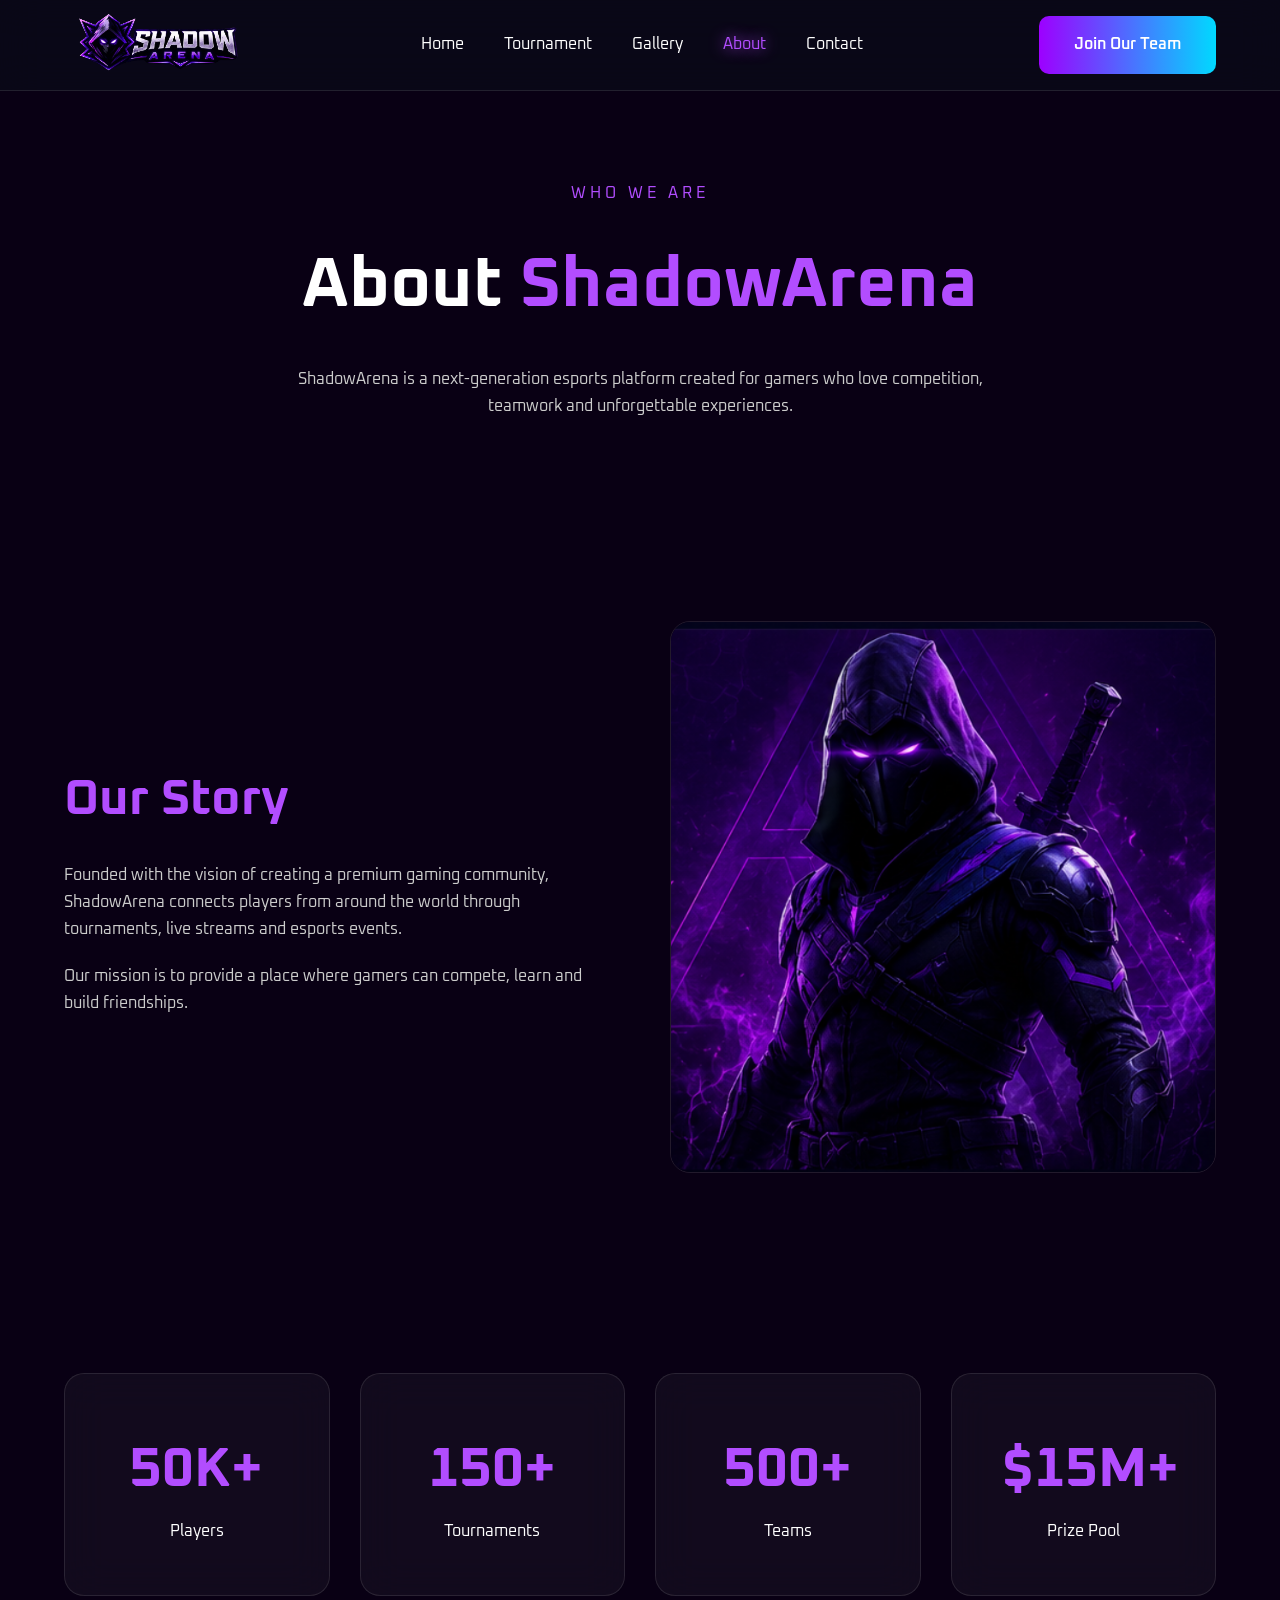
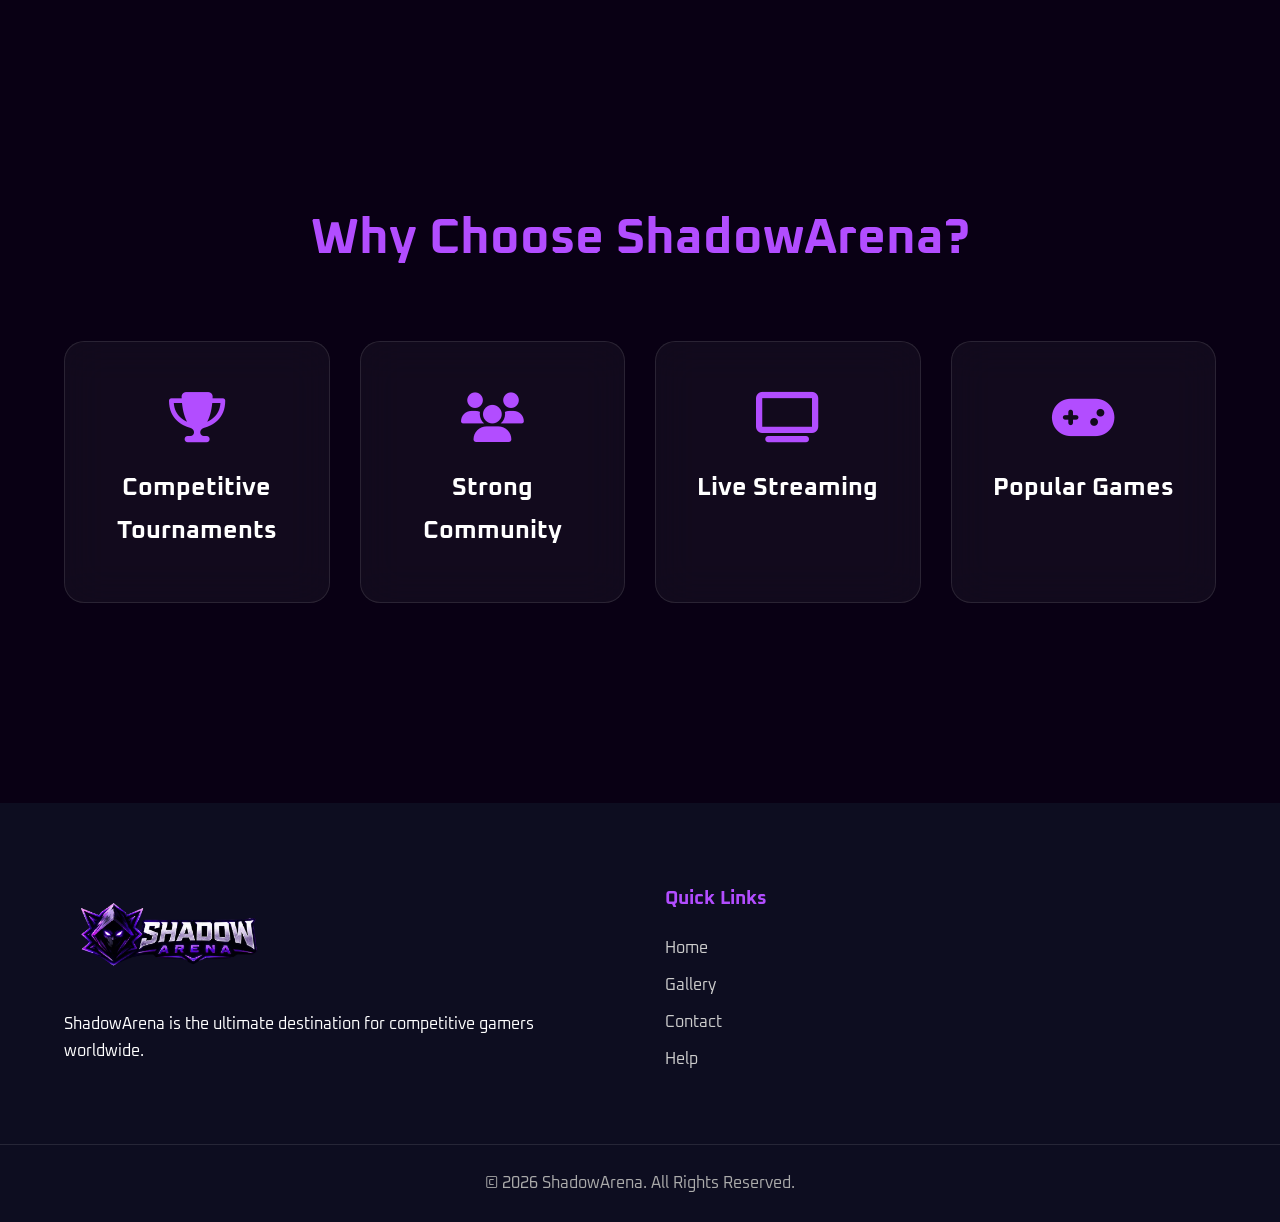
<file: assets/HTML/about.html>
<!DOCTYPE html>
<html lang="en">

<head>

    <meta charset="UTF-8">
    <meta name="viewport" content="width=device-width, initial-scale=1.0">

    <title>About Us | ShadowArena</title>

    <link rel="preconnect" href="https://fonts.googleapis.com">
    <link rel="preconnect" href="https://fonts.gstatic.com" crossorigin>

    <link href="https://fonts.googleapis.com/css2?family=Oxanium:wght@300;400;500;600;700&display=swap"
        rel="stylesheet">

    <link rel="stylesheet" href="../css/about.css">

    <link rel="stylesheet" href="https://cdnjs.cloudflare.com/ajax/libs/font-awesome/6.5.1/css/all.min.css">

    <link rel="shortcut icon" href="../../favicon.png" type="image/svg+xml">

</head>

<body>

    <!-- HEADER -->

    <header>

        <div class="container nav-container">

            <a href="index.html" class="logo">
                <img src="../images/logo.png">
            </a>

            <ul class="navbar">

                <li><a href="index.html">Home</a></li>
                <li><a href="./tournament.html">Tournament</a></li>
                <li><a href="gallery.html">Gallery</a></li>
                <li><a class="active" href="about.html">About</a></li>
                <li><a href="contact.html">Contact</a></li>

            </ul>

            <a href="team.html" class="btn">
                Join Our Team
            </a>

        </div>

    </header>


    <!-- HERO -->

    <section class="hero">

        <div class="container">

            <p class="subtitle">

                WHO WE ARE

            </p>

            <h1>

                About <span>ShadowArena</span>

            </h1>

            <p class="hero-text">

                ShadowArena is a next-generation esports platform created for gamers who love competition, teamwork and
                unforgettable experiences.

            </p>

        </div>

    </section>



    <!-- STORY -->

    <section class="story">

        <div class="container">

            <div class="story-content">

                <div>

                    <h2>
                        Our Story
                    </h2>

                    <p>

                        Founded with the vision of creating a premium gaming community, ShadowArena connects players
                        from around the world through tournaments, live streams and esports events.

                    </p>

                    <p>

                        Our mission is to provide a place where gamers can compete, learn and build friendships.

                    </p>

                </div>

                <img src="../images/about.png">

            </div>

        </div>

    </section>



    <!-- STATS -->

    <section class="stats">

        <div class="container">

            <div class="stats-grid">

                <div class="stat-card">

                    <h1>50K+</h1>

                    <p>Players</p>

                </div>

                <div class="stat-card">

                    <h1>150+</h1>

                    <p>Tournaments</p>

                </div>

                <div class="stat-card">

                    <h1>500+</h1>

                    <p>Teams</p>

                </div>

                <div class="stat-card">

                    <h1>$15M+</h1>

                    <p>Prize Pool</p>

                </div>

            </div>

        </div>

    </section>



    <!-- FEATURES -->

    <section class="features">

        <div class="container">

            <h1>

                Why Choose ShadowArena?

            </h1>

            <div class="feature-grid">

                <div class="feature-card">

                    <i class="fas fa-trophy"></i>

                    <h2>Competitive Tournaments</h2>

                </div>


                <div class="feature-card">

                    <i class="fas fa-users"></i>

                    <h2>Strong Community</h2>

                </div>


                <div class="feature-card">

                    <i class="fas fa-tv"></i>

                    <h2>Live Streaming</h2>

                </div>


                <div class="feature-card">

                    <i class="fas fa-gamepad"></i>

                    <h2>Popular Games</h2>

                </div>

            </div>

        </div>

    </section>



    <!-- FOOTER -->

    <footer>

        <div class="container footer-grid">

            <div>

                <img src="../images/logo.png" class="footer-logo">

                <p>

                    ShadowArena is the ultimate destination for competitive gamers worldwide.

                </p>

            </div>


            <div>

                <h3>

                    Quick Links

                </h3>

                <ul>

                    <li><a href="../../index.html">Home</a></li>

                    <li><a href="gallery.html">Gallery</a></li>

                    <li><a href="contact.html">Contact</a></li>

                    <li><a href="help.html">Help</a></li>

                </ul>

            </div>

        </div>

        <div class="copyright">

            © 2026 ShadowArena. All Rights Reserved.

        </div>

    </footer>

</body>

</html>
</file>
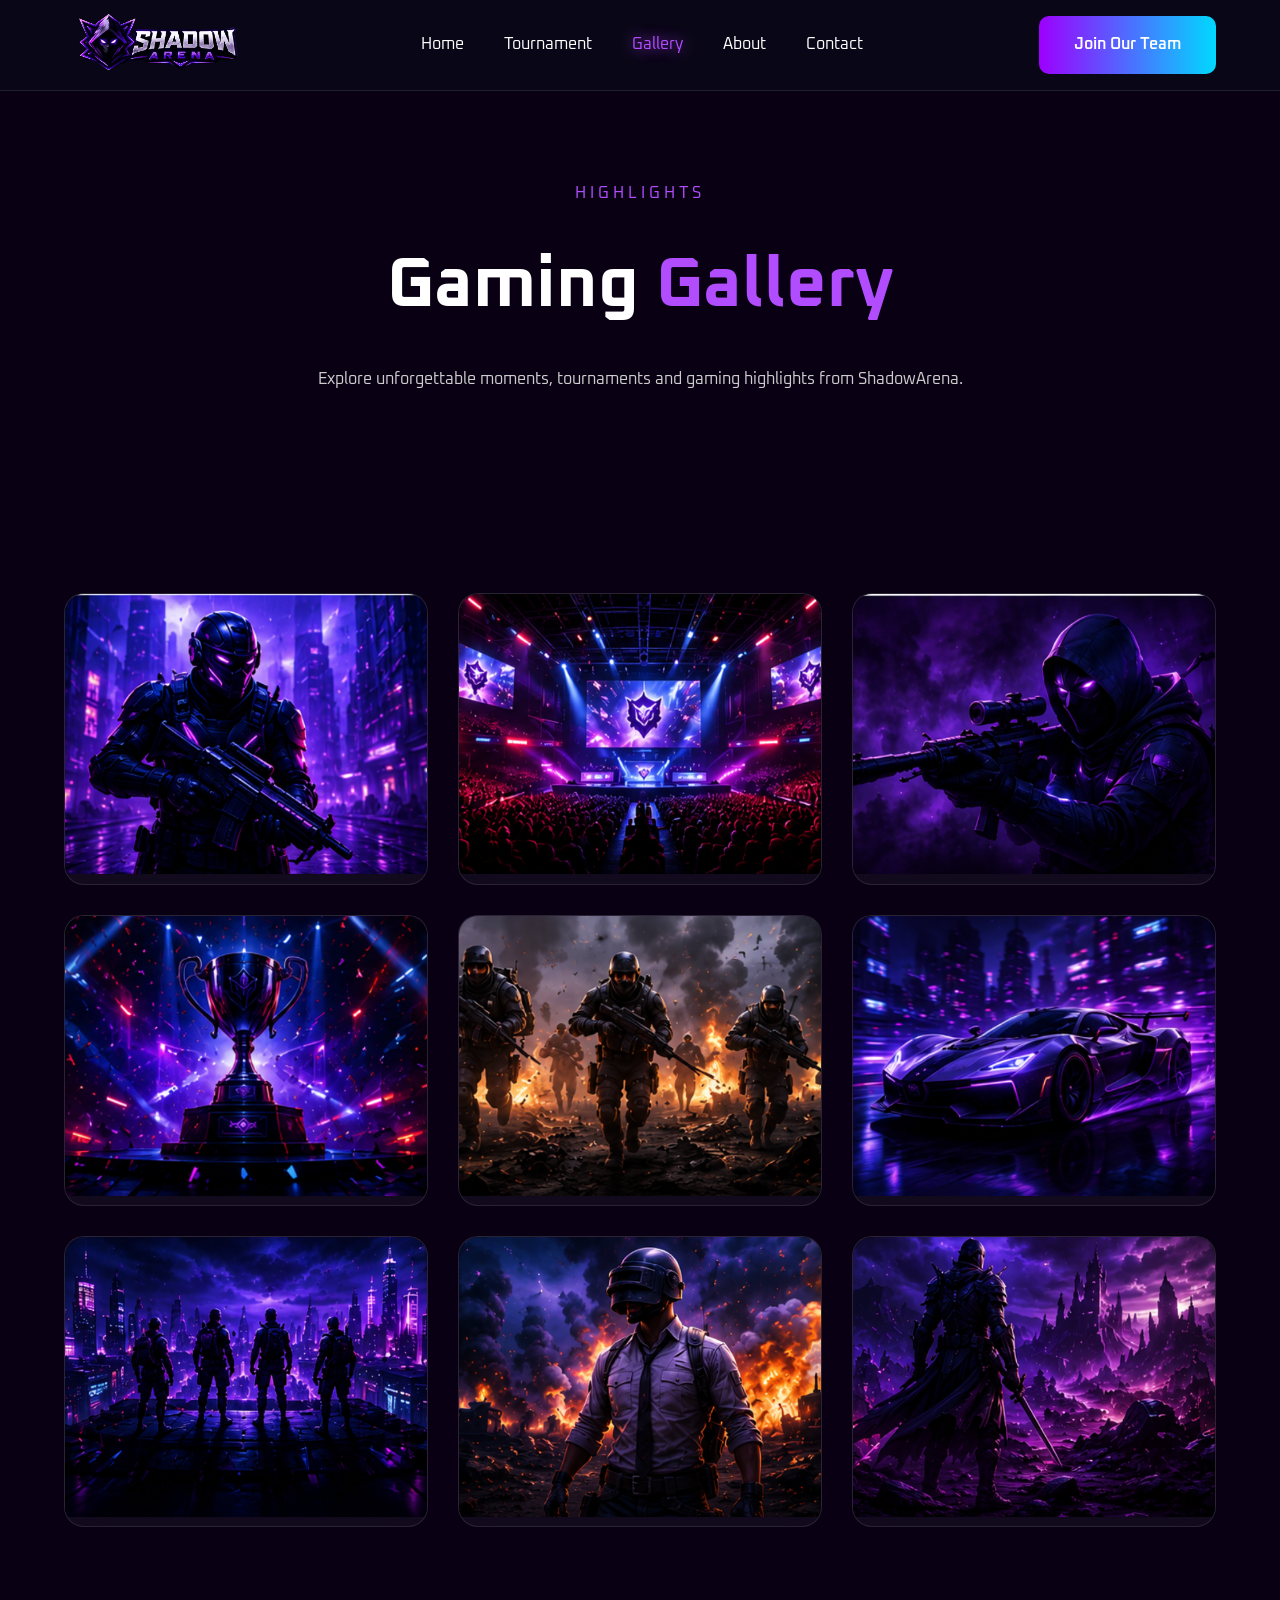
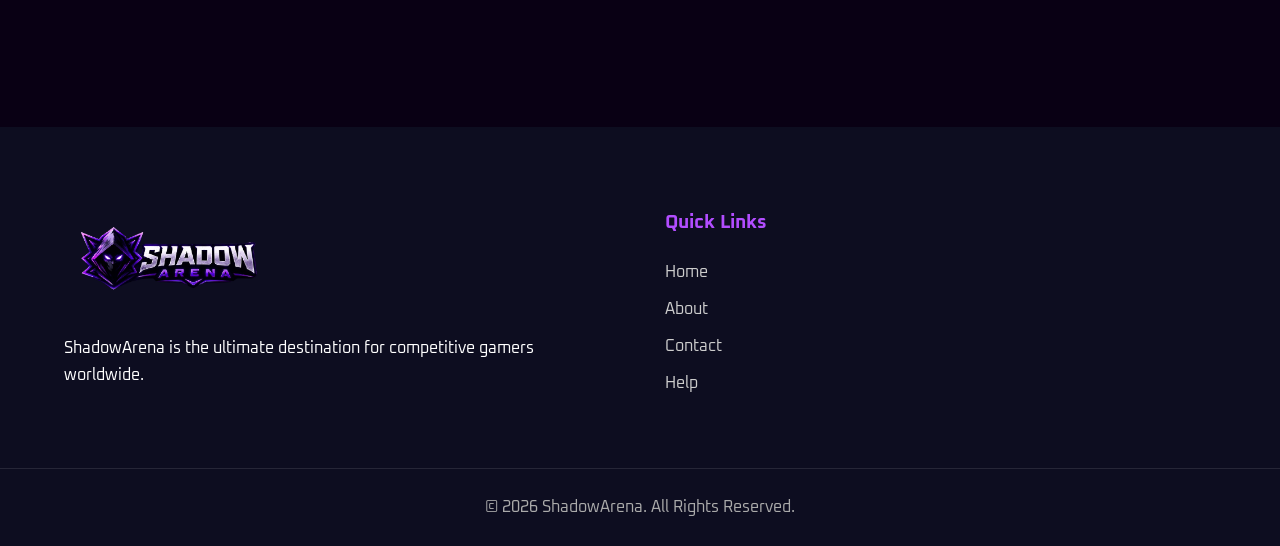
<file: assets/HTML/gallery.html>
<!DOCTYPE html>
<html lang="en">

<head>

    <meta charset="UTF-8">
    <meta name="viewport" content="width=device-width, initial-scale=1.0">

    <title>Gallery | ShadowArena</title>

    <link rel="preconnect" href="https://fonts.googleapis.com">
    <link rel="preconnect" href="https://fonts.gstatic.com" crossorigin>

    <link href="https://fonts.googleapis.com/css2?family=Oxanium:wght@300;400;500;600;700&display=swap"
        rel="stylesheet">

    <link rel="stylesheet" href="../css/gallery.css">

    <link rel="shortcut icon" href="../../favicon.png" type="image/svg+xml">

</head>

<body>

    <header>

        <div class="container nav-container">

            <a href="index.html" class="logo">
                <img src="../images/logo.png">
            </a>

            <ul class="navbar">

                <li><a href="../../index.html">Home</a></li>

                <li><a href="tournament.html">Tournament</a></li>

                <li><a class="active" href="gallery.html">Gallery</a></li>

                <li><a href="about.html">About</a></li>

                <li><a href="contact.html">Contact</a></li>

            </ul>

            <a href="team.html" class="btn">
                Join Our Team
            </a>

        </div>

    </header>


    <!-- HERO -->

    <section class="hero">

        <div class="container">

            <p class="subtitle">

                HIGHLIGHTS

            </p>

            <h1>

                Gaming <span>Gallery</span>

            </h1>

            <p class="hero-text">

                Explore unforgettable moments, tournaments and gaming highlights from ShadowArena.

            </p>

        </div>

    </section>



    <!-- GALLERY -->

    <section class="gallery">

        <div class="container">

            <div class="gallery-grid">

                <div class="gallery-card">
                    <img src="../images/gallery1.png">
                </div>

                <div class="gallery-card">
                    <img src="../images/gallery2.png">
                </div>

                <div class="gallery-card">
                    <img src="../images/gallery3.png">
                </div>

                <div class="gallery-card">
                    <img src="../images/gallery4.png">
                </div>

                <div class="gallery-card">
                    <img src="../images/gallery5.png">
                </div>

                <div class="gallery-card">
                    <img src="../images/gallery6.png">
                </div>

                <div class="gallery-card">
                    <img src="../images/gallery7.png">
                </div>

                <div class="gallery-card">
                    <img src="../images/gallery8.png">
                </div>

                <div class="gallery-card">
                    <img src="../images/gallery9.png">
                </div>

            </div>

        </div>

    </section>



    <footer>

        <div class="container footer-grid">

            <div>

                <img src="../images/logo.png" class="footer-logo">

                <p>

                    ShadowArena is the ultimate destination for competitive gamers worldwide.

                </p>

            </div>

            <div>

                <h3>

                    Quick Links

                </h3>

                <ul>

                    <li><a href="../../index.html">Home</a></li>

                    <li><a href="about.html">About</a></li>

                    <li><a href="contact.html">Contact</a></li>

                    <li><a href="help.html">Help</a></li>

                </ul>

            </div>

        </div>

        <div class="copyright">

            © 2026 ShadowArena. All Rights Reserved.

        </div>

    </footer>

</body>

</html>
</file>
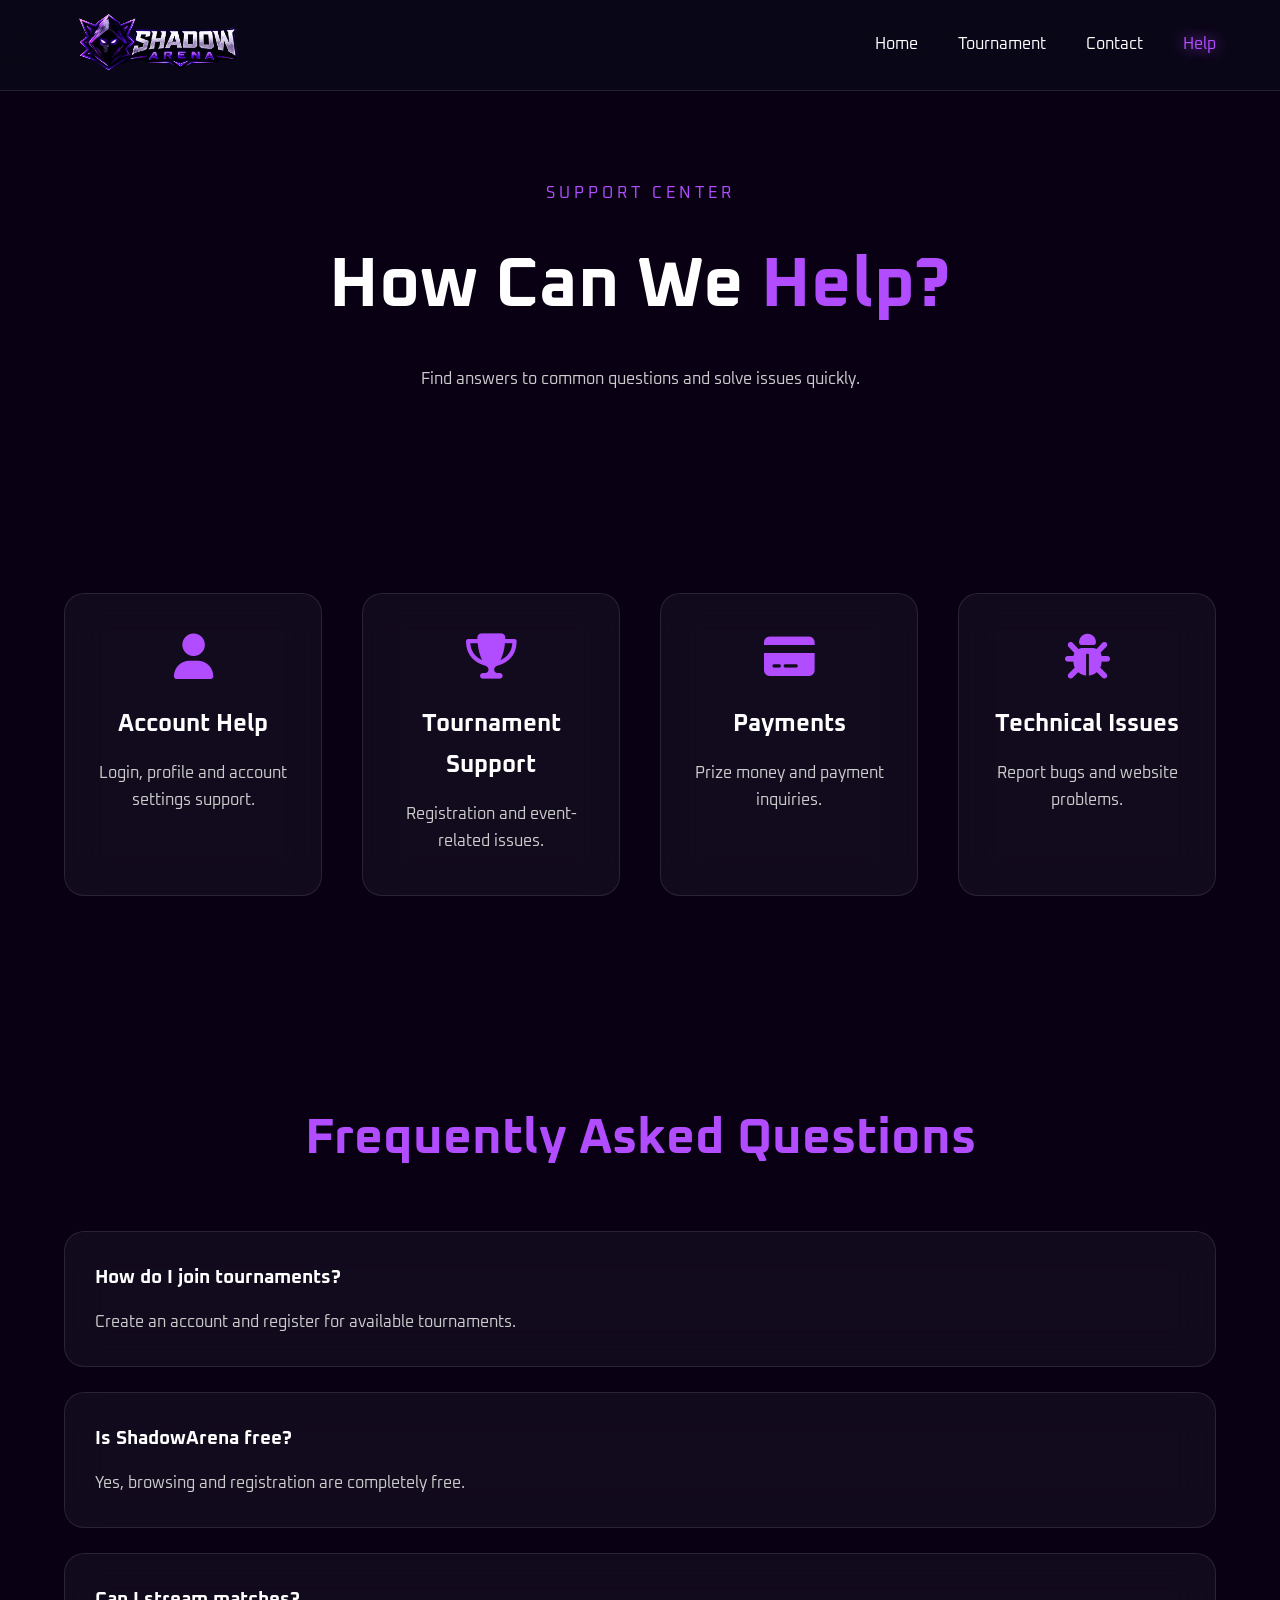
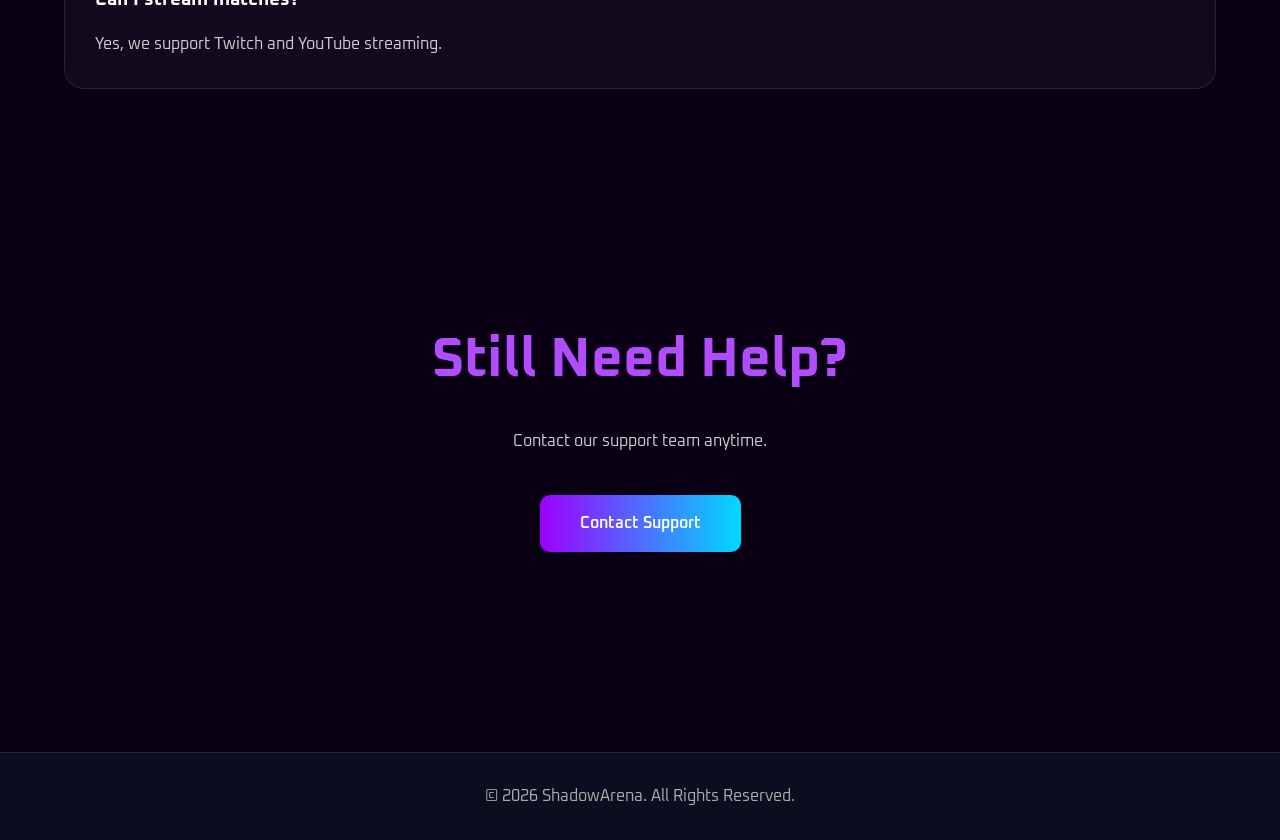
<file: assets/HTML/help.html>
<!DOCTYPE html>
<html lang="en">

<head>

    <meta charset="UTF-8">
    <meta name="viewport" content="width=device-width, initial-scale=1.0">

    <title>Help Center | ShadowArena</title>

    <link rel="preconnect" href="https://fonts.googleapis.com">
    <link rel="preconnect" href="https://fonts.gstatic.com" crossorigin>

    <link href="https://fonts.googleapis.com/css2?family=Oxanium:wght@300;400;500;600;700&display=swap"
        rel="stylesheet">

    <link rel="stylesheet" href="../css/help.css">

    <link rel="stylesheet" href="https://cdnjs.cloudflare.com/ajax/libs/font-awesome/6.5.1/css/all.min.css">

    <link rel="shortcut icon" href="../../favicon.png" type="image/svg+xml">

</head>

<body>

    <header>

        <div class="container nav-container">

            <a href="index.html" class="logo">
                <img src="../images/logo.png">
            </a>

            <ul class="navbar">

                <li><a href="../../index.html">Home</a></li>
                <li><a href="tournament.html">Tournament</a></li>
                <li><a href="contact.html">Contact</a></li>
                <li><a class="active" href="help.html">Help</a></li>

            </ul>

        </div>

    </header>


    <section class="hero">

        <div class="container">

            <p class="subtitle">
                SUPPORT CENTER
            </p>

            <h1>
                How Can We <span>Help?</span>
            </h1>

            <p class="hero-text">

                Find answers to common questions and solve issues quickly.

            </p>

        </div>

    </section>


    <section class="support">

        <div class="container">

            <div class="support-grid">

                <div class="card">

                    <i class="fas fa-user"></i>

                    <h2>Account Help</h2>

                    <p>Login, profile and account settings support.</p>

                </div>


                <div class="card">

                    <i class="fas fa-trophy"></i>

                    <h2>Tournament Support</h2>

                    <p>Registration and event-related issues.</p>

                </div>


                <div class="card">

                    <i class="fas fa-credit-card"></i>

                    <h2>Payments</h2>

                    <p>Prize money and payment inquiries.</p>

                </div>


                <div class="card">

                    <i class="fas fa-bug"></i>

                    <h2>Technical Issues</h2>

                    <p>Report bugs and website problems.</p>

                </div>

            </div>

        </div>

    </section>


    <section class="faq">

        <div class="container">

            <h1>Frequently Asked Questions</h1>

            <div class="faq-box">
                <h3>How do I join tournaments?</h3>
                <p>Create an account and register for available tournaments.</p>
            </div>

            <div class="faq-box">
                <h3>Is ShadowArena free?</h3>
                <p>Yes, browsing and registration are completely free.</p>
            </div>

            <div class="faq-box">
                <h3>Can I stream matches?</h3>
                <p>Yes, we support Twitch and YouTube streaming.</p>
            </div>

        </div>

    </section>


    <section class="contact-help">

        <div class="container">

            <h1>Still Need Help?</h1>

            <p>
                Contact our support team anytime.
            </p>

            <a href="contact.html" class="btn">
                Contact Support
            </a>

        </div>

    </section>



    <footer>

        <div class="copyright">

            © 2026 ShadowArena. All Rights Reserved.

        </div>

    </footer>

</body>

</html>
</file>
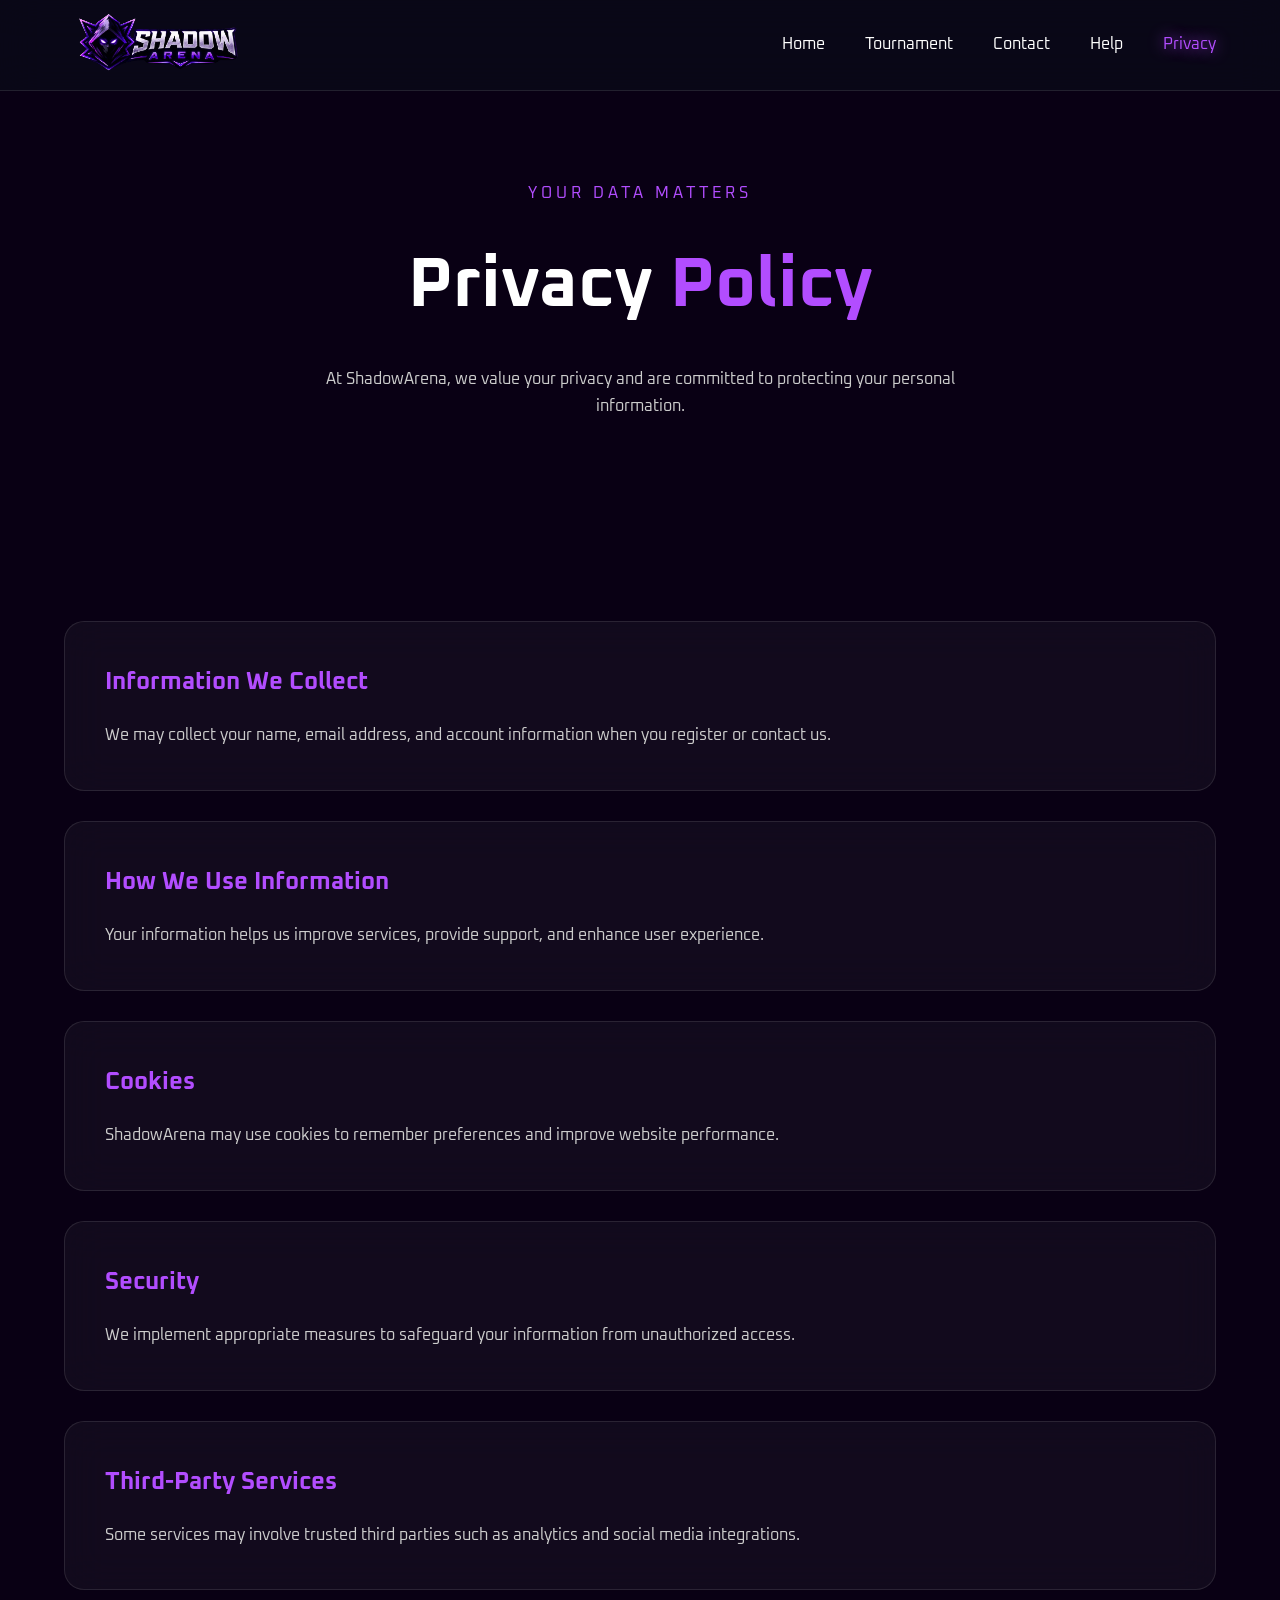
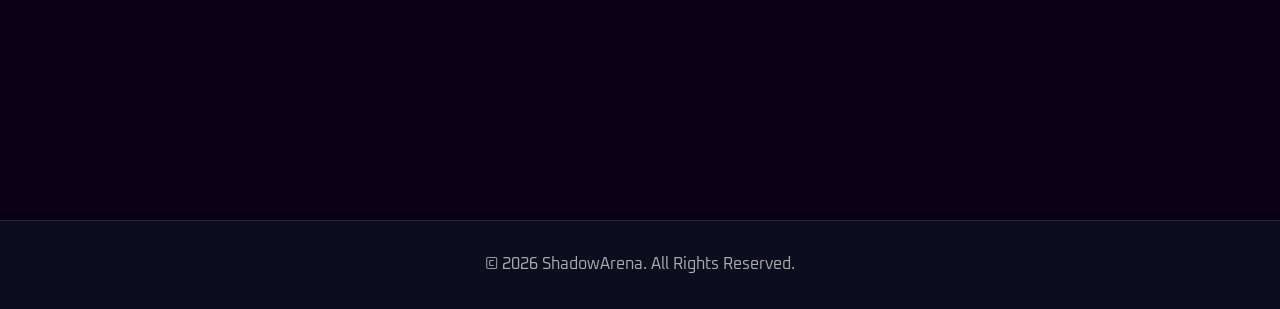
<file: assets/HTML/privacy.html>
<!DOCTYPE html>
<html lang="en">

<head>

    <meta charset="UTF-8">
    <meta name="viewport" content="width=device-width, initial-scale=1.0">

    <title>Privacy Policy | ShadowArena</title>

    <link rel="preconnect" href="https://fonts.googleapis.com">
    <link rel="preconnect" href="https://fonts.gstatic.com" crossorigin>

    <link href="https://fonts.googleapis.com/css2?family=Oxanium:wght@300;400;500;600;700&display=swap"
        rel="stylesheet">

    <link rel="stylesheet" href="../css/privacy.css">

    <link rel="shortcut icon" href="../../favicon.png" type="image/svg+xml">

</head>

<body>

    <header>

        <div class="container nav-container">

            <a href="index.html" class="logo">
                <img src="../images/logo.png">
            </a>

            <ul class="navbar">

                <li><a href="../../index.html">Home</a></li>

                <li><a href="tournament.html">Tournament</a></li>

                <li><a href="contact.html">Contact</a></li>

                <li><a href="help.html">Help</a></li>

                <li><a class="active" href="privacy.html">Privacy</a></li>

            </ul>

        </div>

    </header>


    <section class="hero">

        <div class="container">

            <p class="subtitle">
                YOUR DATA MATTERS
            </p>

            <h1>
                Privacy <span>Policy</span>
            </h1>

            <p class="hero-text">

                At ShadowArena, we value your privacy and are committed to protecting your personal information.

            </p>

        </div>

    </section>



    <section class="policy">

        <div class="container">

            <div class="policy-box">

                <h2>Information We Collect</h2>

                <p>
                    We may collect your name, email address, and account information when you register or contact us.
                </p>

            </div>


            <div class="policy-box">

                <h2>How We Use Information</h2>

                <p>
                    Your information helps us improve services, provide support, and enhance user experience.
                </p>

            </div>


            <div class="policy-box">

                <h2>Cookies</h2>

                <p>
                    ShadowArena may use cookies to remember preferences and improve website performance.
                </p>

            </div>


            <div class="policy-box">

                <h2>Security</h2>

                <p>
                    We implement appropriate measures to safeguard your information from unauthorized access.
                </p>

            </div>


            <div class="policy-box">

                <h2>Third-Party Services</h2>

                <p>
                    Some services may involve trusted third parties such as analytics and social media integrations.
                </p>

            </div>

        </div>

    </section>


    <footer>

        <div class="copyright">

            © 2026 ShadowArena. All Rights Reserved.

        </div>

    </footer>

</body>

</html>
</file>
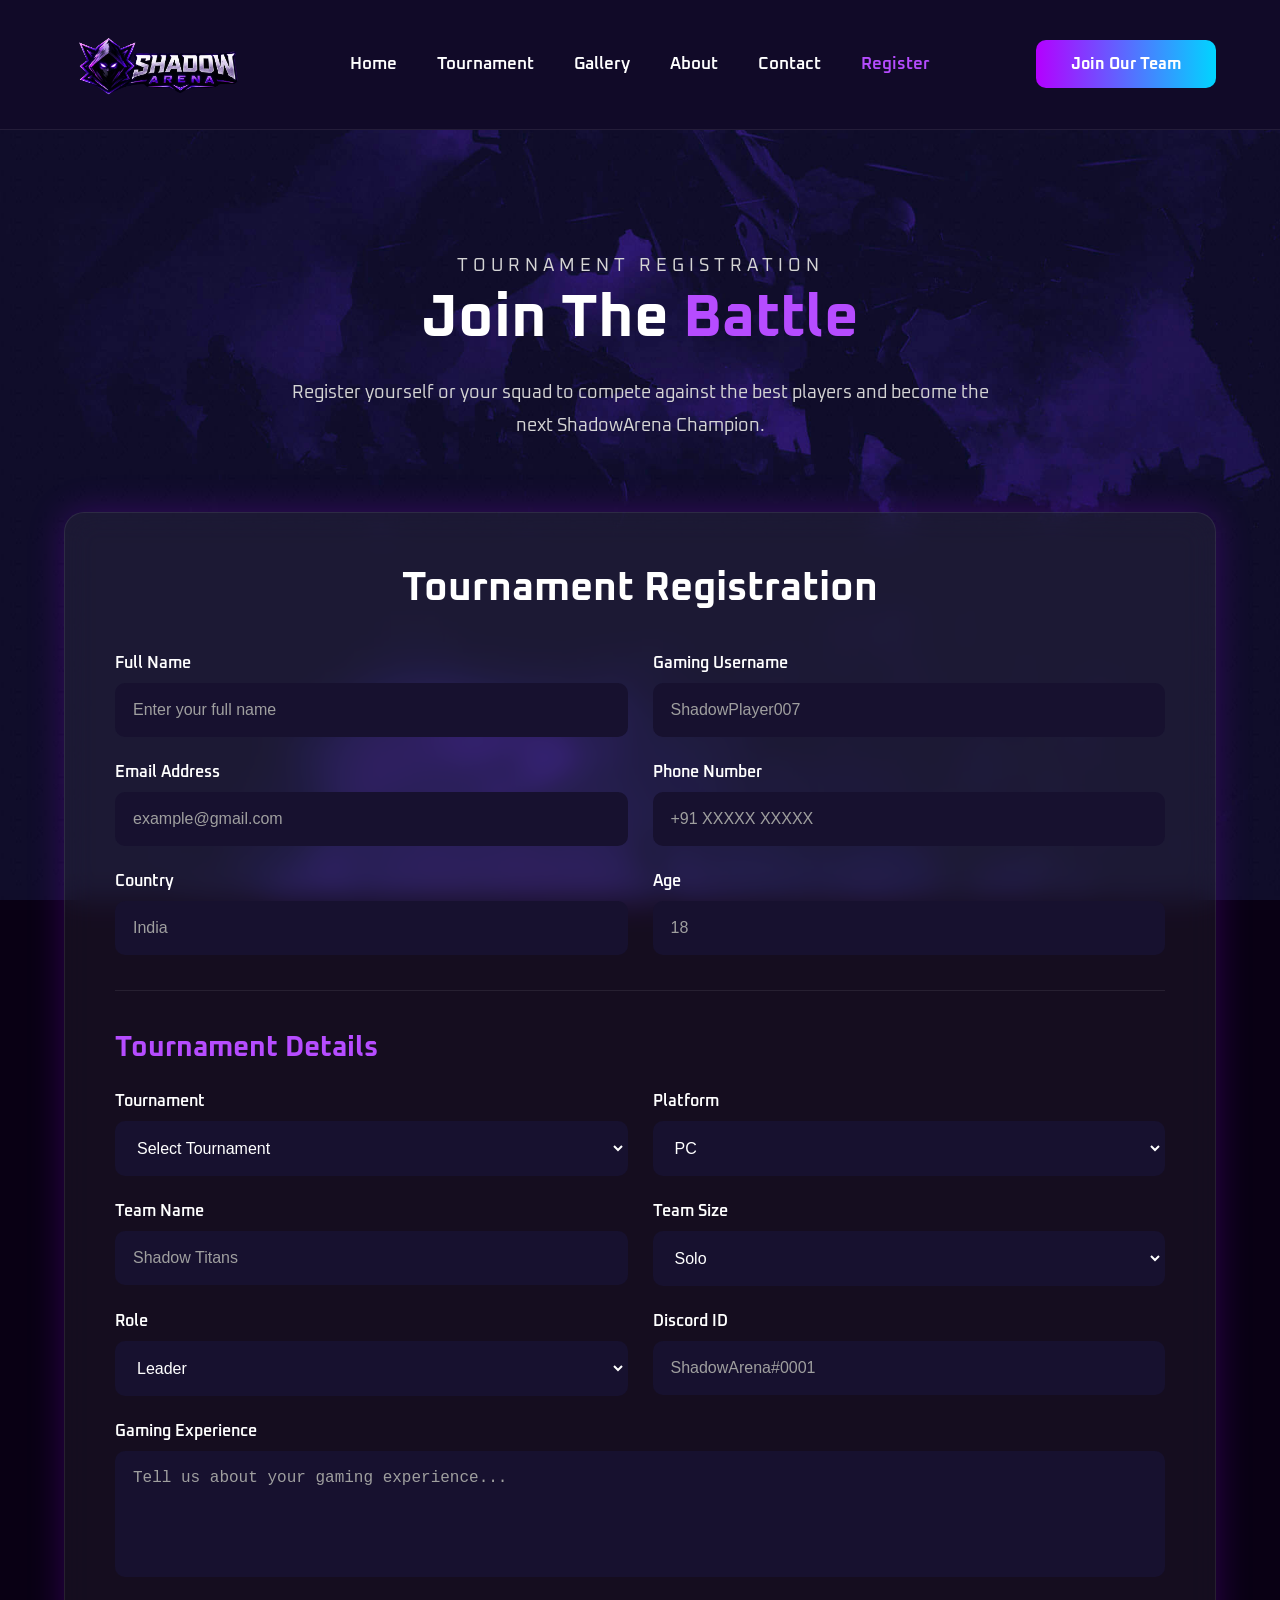
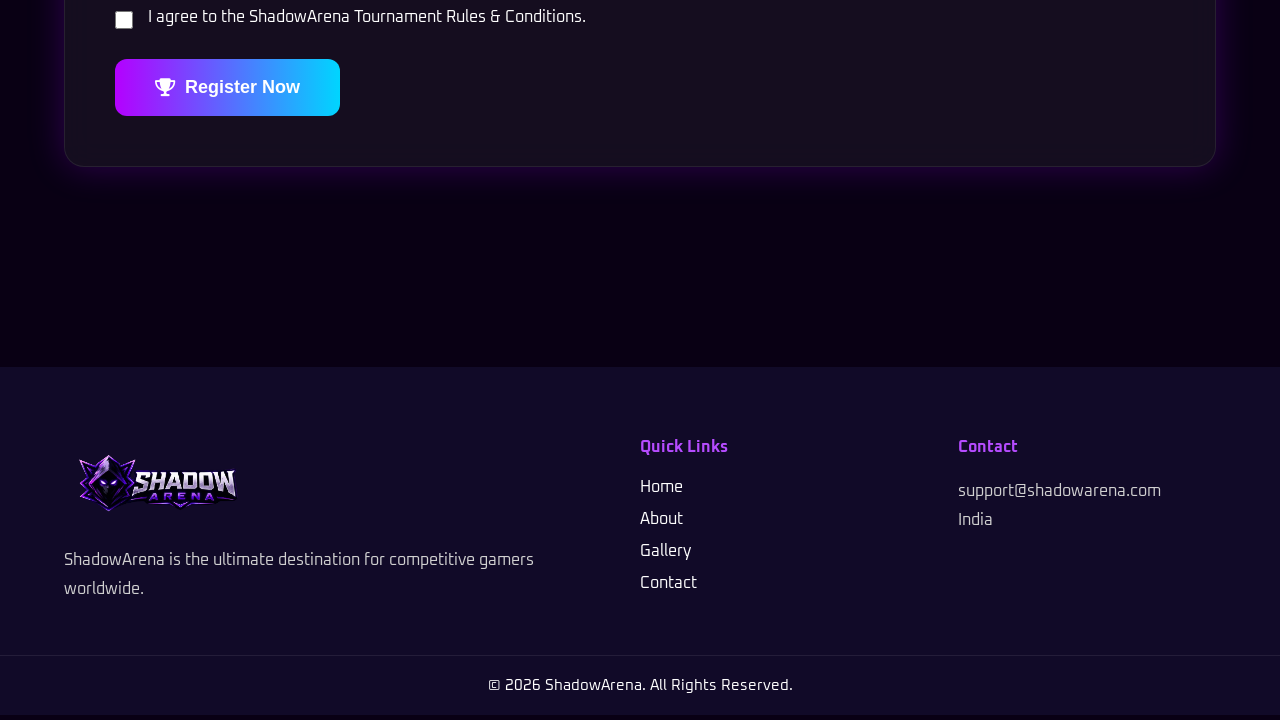
<file: assets/HTML/register.html>
<!DOCTYPE html>
<html lang="en">

<head>

    <meta charset="UTF-8">
    <meta name="viewport" content="width=device-width, initial-scale=1.0">

    <title>Register | ShadowArena</title>

    <link rel="shortcut icon" href="../../favicon.png">

    <link rel="stylesheet" href="../css/register.css">

    <link rel="preconnect" href="https://fonts.googleapis.com">

    <link rel="preconnect" href="https://fonts.gstatic.com" crossorigin>

    <link href="https://fonts.googleapis.com/css2?family=Oxanium:wght@300;400;500;600;700;800&display=swap"
        rel="stylesheet">

    <link rel="stylesheet" href="https://cdnjs.cloudflare.com/ajax/libs/font-awesome/6.5.2/css/all.min.css">

</head>

<body>

    <!-- ================= HEADER ================= -->

    <header class="header">

        <div class="container">

            <a href="../../index.html" class="logo">
                <img src="../images/logo.png" alt="ShadowArena">
            </a>

            <nav class="navbar">

                <ul>

                    <li><a href="../../index.html">Home</a></li>

                    <li><a href="tournament.html">Tournament</a></li>

                    <li><a href="gallery.html">Gallery</a></li>

                    <li><a href="about.html">About</a></li>

                    <li><a href="contact.html">Contact</a></li>

                    <li><a class="active" href="register.html">Register</a></li>

                </ul>

            </nav>

            <a href="team.html" class="join-btn">
                Join Our Team
            </a>

        </div>

    </header>

    <!-- ================= HERO ================= -->

    <section class="hero">

        <div class="container">

            <p class="subtitle">

                TOURNAMENT REGISTRATION

            </p>

            <h1>

                Join The <span>Battle</span>

            </h1>

            <p>

                Register yourself or your squad to compete against the best players and become the next ShadowArena
                Champion.

            </p>

        </div>

    </section>

    <!-- ================= REGISTER ================= -->

    <section class="register">

        <div class="container">

            <div class="form-card">

                <h2>

                    Tournament Registration

                </h2>

                <form>

                    <!-- Personal -->

                    <div class="input-group">

                        <div class="input-box">

                            <label>

                                Full Name

                            </label>

                            <input type="text" placeholder="Enter your full name" required>

                        </div>

                        <div class="input-box">

                            <label>

                                Gaming Username

                            </label>

                            <input type="text" placeholder="ShadowPlayer007" required>

                        </div>

                    </div>

                    <div class="input-group">

                        <div class="input-box">

                            <label>

                                Email Address

                            </label>

                            <input type="email" placeholder="example@gmail.com" required>

                        </div>

                        <div class="input-box">

                            <label>

                                Phone Number

                            </label>

                            <input type="tel" placeholder="+91 XXXXX XXXXX">

                        </div>

                    </div>

                    <div class="input-group">

                        <div class="input-box">

                            <label>

                                Country

                            </label>

                            <input type="text" placeholder="India">

                        </div>

                        <div class="input-box">

                            <label>

                                Age

                            </label>

                            <input type="number" placeholder="18">

                        </div>

                    </div>

                    <hr>

                    <h3>

                        Tournament Details

                    </h3>

                    <div class="input-group">

                        <div class="input-box">

                            <label>

                                Tournament

                            </label>

                            <select required>

                                <option>Select Tournament</option>

                                <option>PUBG Mobile Championship</option>

                                <option>Valorant World Cup</option>

                                <option>Call Of Duty League</option>

                            </select>

                        </div>

                        <div class="input-box">

                            <label>

                                Platform

                            </label>

                            <select>

                                <option>PC</option>

                                <option>Mobile</option>

                                <option>Console</option>

                            </select>

                        </div>

                    </div>

                    <div class="input-group">

                        <div class="input-box">

                            <label>

                                Team Name

                            </label>

                            <input type="text" placeholder="Shadow Titans">

                        </div>

                        <div class="input-box">

                            <label>

                                Team Size

                            </label>

                            <select>

                                <option>Solo</option>

                                <option>Duo</option>

                                <option>Squad</option>

                                <option>5 Players</option>

                            </select>

                        </div>

                    </div>

                    <div class="input-group">

                        <div class="input-box">

                            <label>

                                Role

                            </label>

                            <select>

                                <option>Leader</option>

                                <option>Assaulter</option>

                                <option>Sniper</option>

                                <option>Support</option>

                                <option>Coach</option>

                            </select>

                        </div>

                        <div class="input-box">

                            <label>

                                Discord ID

                            </label>

                            <input type="text" placeholder="ShadowArena#0001">

                        </div>

                    </div>

                    <div class="input-box full">

                        <label>

                            Gaming Experience

                        </label>

                        <textarea rows="5" placeholder="Tell us about your gaming experience..."></textarea>

                    </div>

                    <div class="checkbox">

                        <input type="checkbox" required>

                        <p>

                            I agree to the ShadowArena Tournament Rules & Conditions.

                        </p>

                    </div>

                    <button type="submit" class="submit-btn">

                        <i class="fa-solid fa-trophy"></i>

                        Register Now

                    </button>

                </form>

            </div>

        </div>

    </section>

    <!-- ================= FOOTER ================= -->

    <footer>

        <div class="container footer-grid">

            <div>

                <img src="../images/logo.png" class="footer-logo">

                <p>

                    ShadowArena is the ultimate destination for competitive gamers worldwide.

                </p>

            </div>

            <div>

                <h4>

                    Quick Links

                </h4>

                <a href="../../index.html">Home</a>

                <a href="about.html">About</a>

                <a href="gallery.html">Gallery</a>

                <a href="contact.html">Contact</a>

            </div>

            <div>

                <h4>

                    Contact

                </h4>

                <p>

                    support@shadowarena.com

                </p>

                <p>

                    India

                </p>

            </div>

        </div>

        <div class="copyright">

            © 2026 ShadowArena. All Rights Reserved.

        </div>

    </footer>

</body>

</html>
</file>
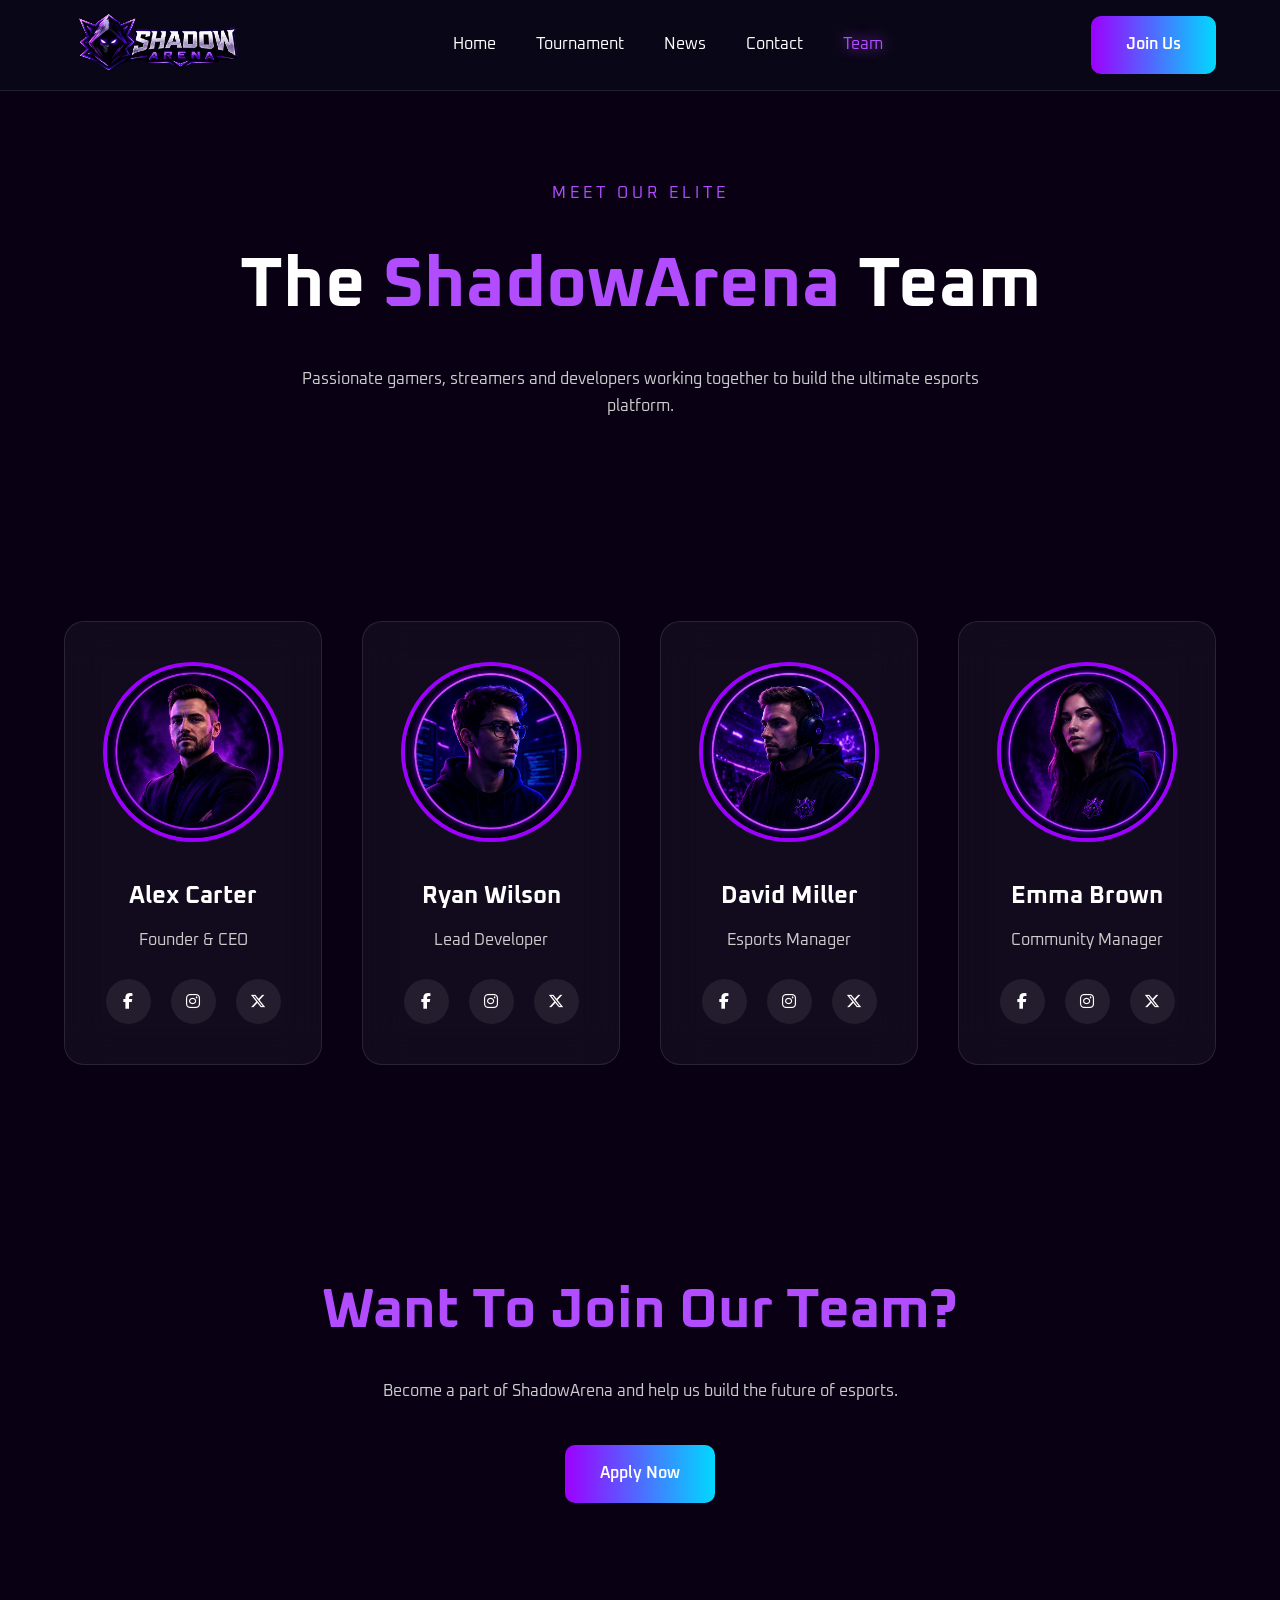
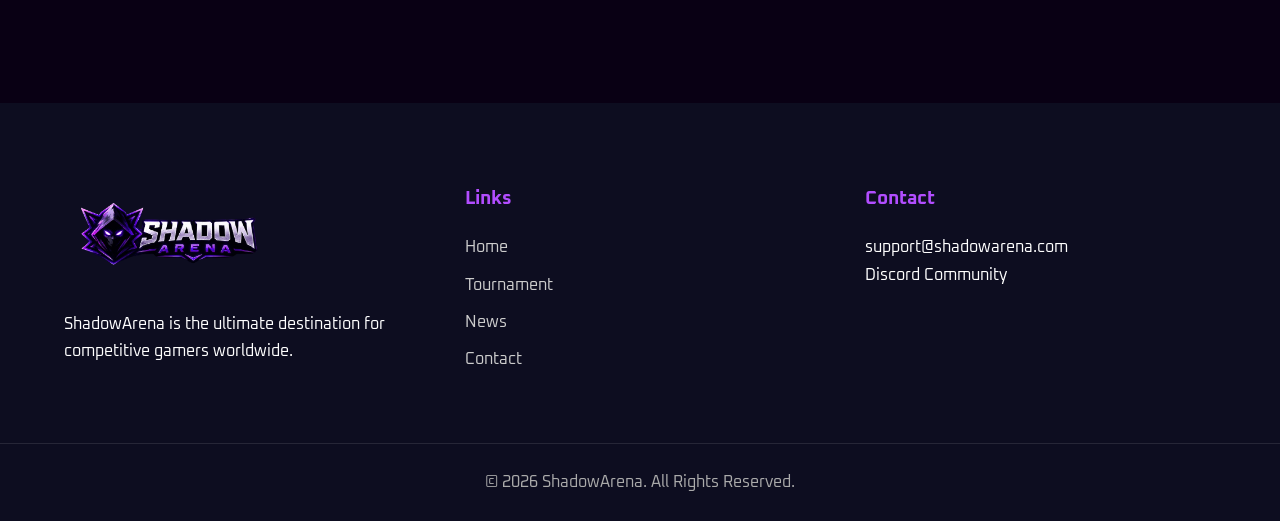
<file: assets/HTML/team.html>
<!DOCTYPE html>
<html lang="en">

<head>

    <meta charset="UTF-8">
    <meta name="viewport" content="width=device-width, initial-scale=1.0">

    <title>Our Team | ShadowArena</title>

    <link rel="preconnect" href="https://fonts.googleapis.com">
    <link rel="preconnect" href="https://fonts.gstatic.com" crossorigin>

    <link href="https://fonts.googleapis.com/css2?family=Oxanium:wght@300;400;500;600;700&display=swap"
        rel="stylesheet">

    <link rel="stylesheet" href="../css/team.css">

    <link rel="stylesheet" href="https://cdnjs.cloudflare.com/ajax/libs/font-awesome/6.5.1/css/all.min.css">

    <link rel="shortcut icon" href="../../favicon.png" type="image/svg+xml">

</head>

<body>

    <header>

        <div class="container nav-container">

            <a href="index.html" class="logo">
                <img src="../images/logo.png">
            </a>

            <ul class="navbar">

                <li><a href="index.html">Home</a></li>

                <li><a href="tournament.html">Tournament</a></li>

                <li><a href="news.html">News</a></li>

                <li><a href="contact.html">Contact</a></li>

                <li><a class="active" href="team.html">Team</a></li>

            </ul>

            <a href="#" class="btn">
                Join Us
            </a>

        </div>

    </header>



    <section class="hero">

        <div class="container">

            <p class="subtitle">
                MEET OUR ELITE
            </p>

            <h1>
                The <span>ShadowArena</span> Team
            </h1>

            <p class="hero-text">

                Passionate gamers, streamers and developers working together to build the ultimate esports platform.

            </p>

        </div>

    </section>



    <section class="team">

        <div class="container">

            <div class="team-grid">


                <div class="member">

                    <img src="../images/team1.png">

                    <h2>Alex Carter</h2>

                    <p>Founder & CEO</p>

                    <div class="socials">

                        <i class="fab fa-facebook-f"></i>

                        <i class="fab fa-instagram"></i>

                        <i class="fab fa-x-twitter"></i>

                    </div>

                </div>



                <div class="member">

                    <img src="../images/team2.png">

                    <h2>Ryan Wilson</h2>

                    <p>Lead Developer</p>

                    <div class="socials">

                        <i class="fab fa-facebook-f"></i>

                        <i class="fab fa-instagram"></i>

                        <i class="fab fa-x-twitter"></i>

                    </div>

                </div>



                <div class="member">

                    <img src="../images/team3.png">

                    <h2>David Miller</h2>

                    <p>Esports Manager</p>

                    <div class="socials">

                        <i class="fab fa-facebook-f"></i>

                        <i class="fab fa-instagram"></i>

                        <i class="fab fa-x-twitter"></i>

                    </div>

                </div>



                <div class="member">

                    <img src="../images/team4.png">

                    <h2>Emma Brown</h2>

                    <p>Community Manager</p>

                    <div class="socials">

                        <i class="fab fa-facebook-f"></i>

                        <i class="fab fa-instagram"></i>

                        <i class="fab fa-x-twitter"></i>

                    </div>

                </div>

            </div>

        </div>

    </section>



    <section class="join">

        <div class="container">

            <h1>
                Want To Join Our Team?
            </h1>

            <p>

                Become a part of ShadowArena and help us build the future of esports.

            </p>

            <a href="contact.html" class="btn">
                Apply Now
            </a>

        </div>

    </section>



    <footer>

        <div class="container footer-grid">

            <div>

                <img src="../images/logo.png" class="footer-logo">

                <p>

                    ShadowArena is the ultimate destination for competitive gamers worldwide.

                </p>

            </div>


            <div>

                <h3>Links</h3>

                <ul>

                    <li><a href="../../index.html">Home</a></li>

                    <li><a href="tournament.html">Tournament</a></li>

                    <li><a href="news.html">News</a></li>

                    <li><a href="contact.html">Contact</a></li>

                </ul>

            </div>


            <div>

                <h3>Contact</h3>

                <p>support@shadowarena.com</p>

                <p>Discord Community</p>

            </div>

        </div>

        <div class="copyright">

            © 2026 ShadowArena. All Rights Reserved.

        </div>

    </footer>

</body>

</html>
</file>
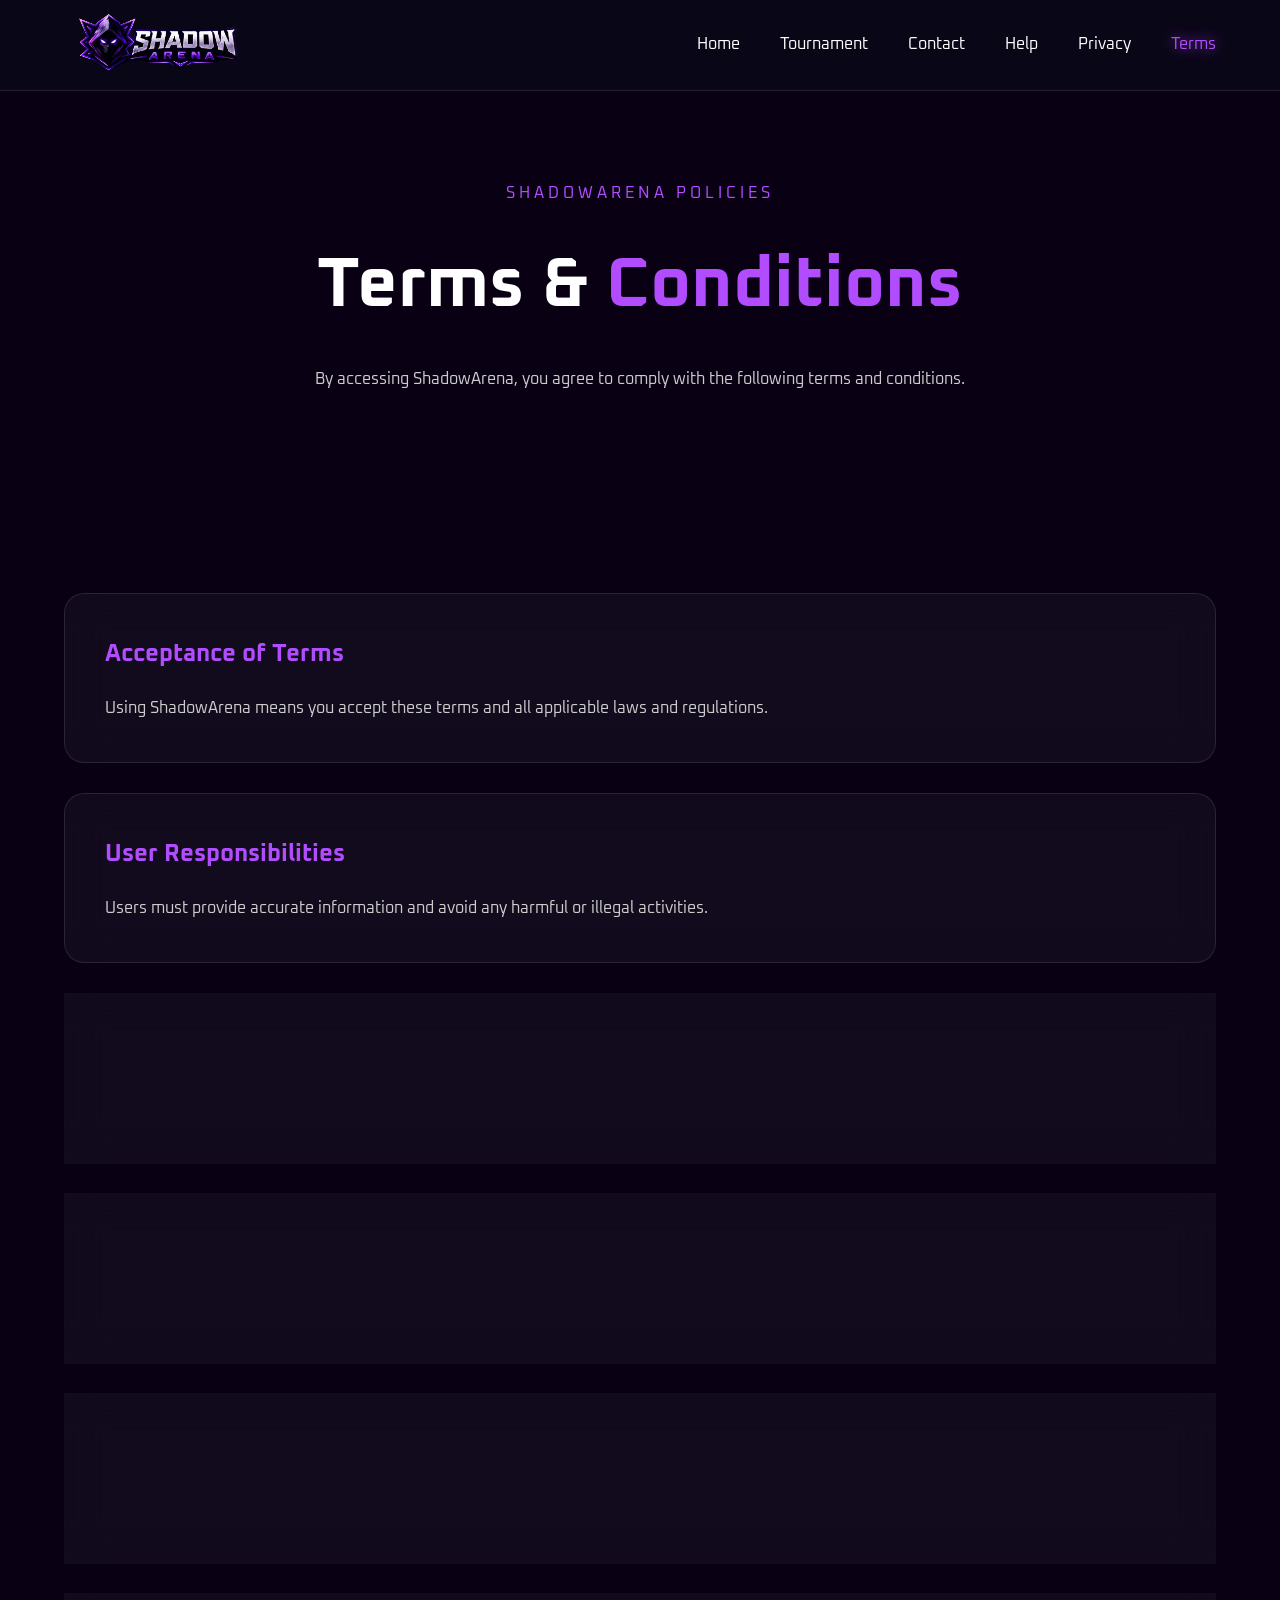
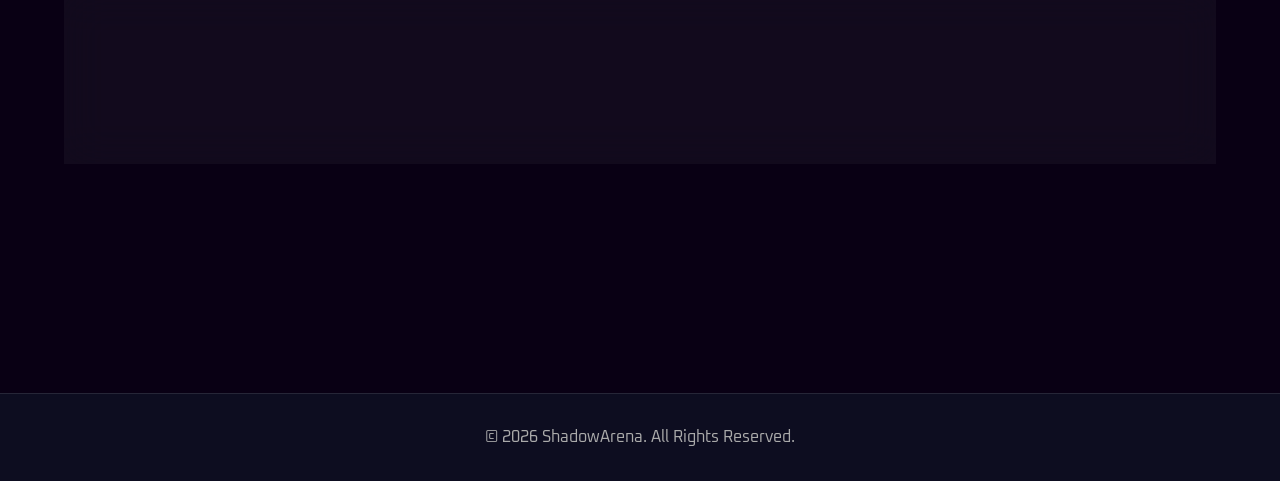
<file: assets/HTML/terms.html>
<!DOCTYPE html>
<html lang="en">

<head>

    <meta charset="UTF-8">
    <meta name="viewport" content="width=device-width, initial-scale=1.0">

    <title>Terms & Conditions | ShadowArena</title>

    <link rel="preconnect" href="https://fonts.googleapis.com">
    <link rel="preconnect" href="https://fonts.gstatic.com" crossorigin>

    <link href="https://fonts.googleapis.com/css2?family=Oxanium:wght@300;400;500;600;700&display=swap"
        rel="stylesheet">

    <link rel="stylesheet" href="../css/terms.css">

    <link rel="shortcut icon" href="../../favicon.png" type="image/svg+xml">

</head>

<body>

    <header>

        <div class="container nav-container">

            <a href="index.html" class="logo">
                <img src="../images/logo.png">
            </a>

            <ul class="navbar">

                <li><a href="../../index.html">Home</a></li>

                <li><a href="tournament.html">Tournament</a></li>

                <li><a href="contact.html">Contact</a></li>

                <li><a href="help.html">Help</a></li>

                <li><a href="privacy.html">Privacy</a></li>

                <li><a class="active" href="terms.html">Terms</a></li>

            </ul>

        </div>

    </header>



    <section class="hero">

        <div class="container">

            <p class="subtitle">

                SHADOWARENA POLICIES

            </p>

            <h1>

                Terms & <span>Conditions</span>

            </h1>

            <p class="hero-text">

                By accessing ShadowArena, you agree to comply with the following terms and conditions.

            </p>

        </div>

    </section>



    <section class="terms">

        <div class="container">

            <div class="term-box">

                <h2>Acceptance of Terms</h2>

                <p>

                    Using ShadowArena means you accept these terms and all applicable laws and regulations.

                </p>

            </div>



            <div class="term-box">

                <h2>User Responsibilities</h2>

                <p>

                    Users must provide accurate information and avoid any harmful or illegal activities.

                </p>

            </div>



            <div class="term-box">

                <h2>Intellectual Property</h2>

                <p>

                    All content, logos and designs belong to ShadowArena and cannot be copied without permission.

                </p>

            </div>



            <div class="term-box">

                <h2>Third-Party Services</h2>

                <p>

                    Some services may use external providers and their policies may apply separately.

                </p>

            </div>



            <div class="term-box">

                <h2>Limitation of Liability</h2>

                <p>

                    ShadowArena is not liable for any damages resulting from website use or service interruptions.

                </p>

            </div>



            <div class="term-box">

                <h2>Changes To Terms</h2>

                <p>

                    We reserve the right to modify these terms at any time. Continued use means acceptance of updates.

                </p>

            </div>

        </div>

    </section>



    <footer>

        <div class="copyright">

            © 2026 ShadowArena. All Rights Reserved.

        </div>

    </footer>

</body>

</html>
</file>
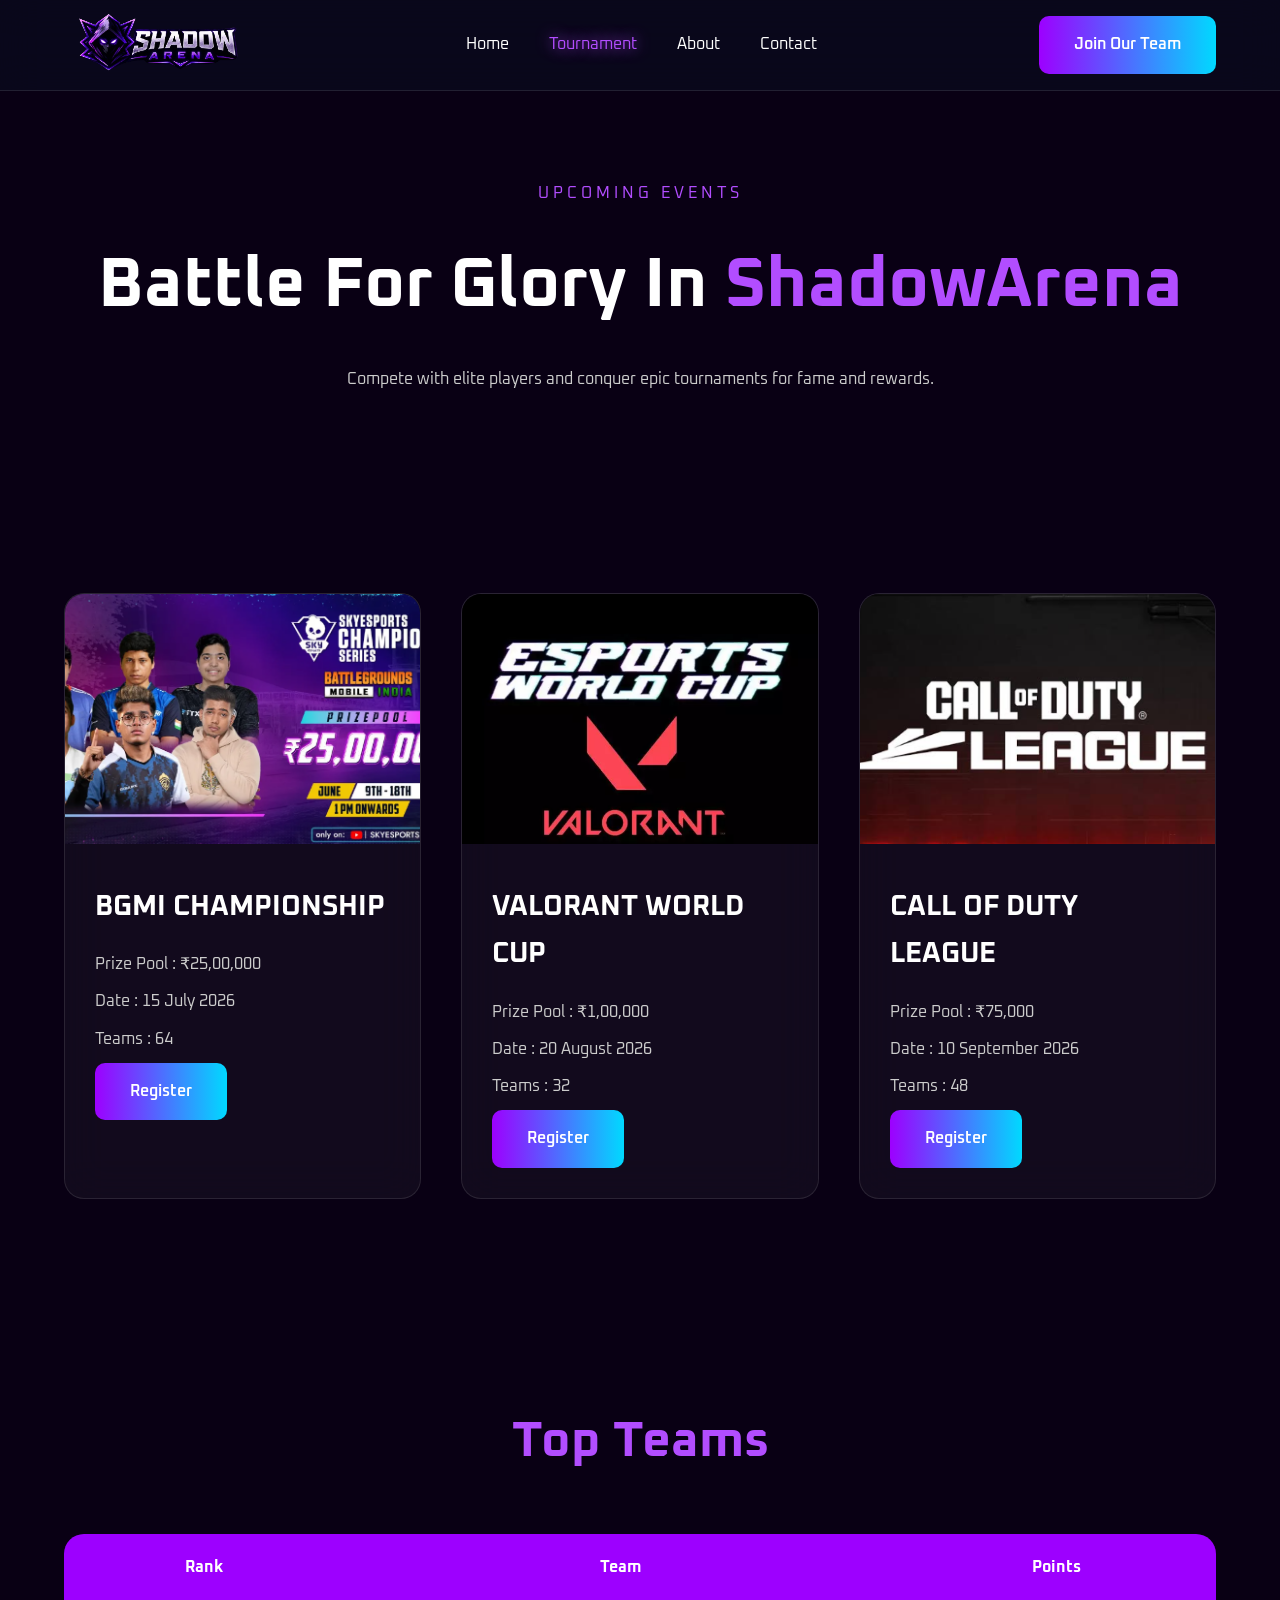
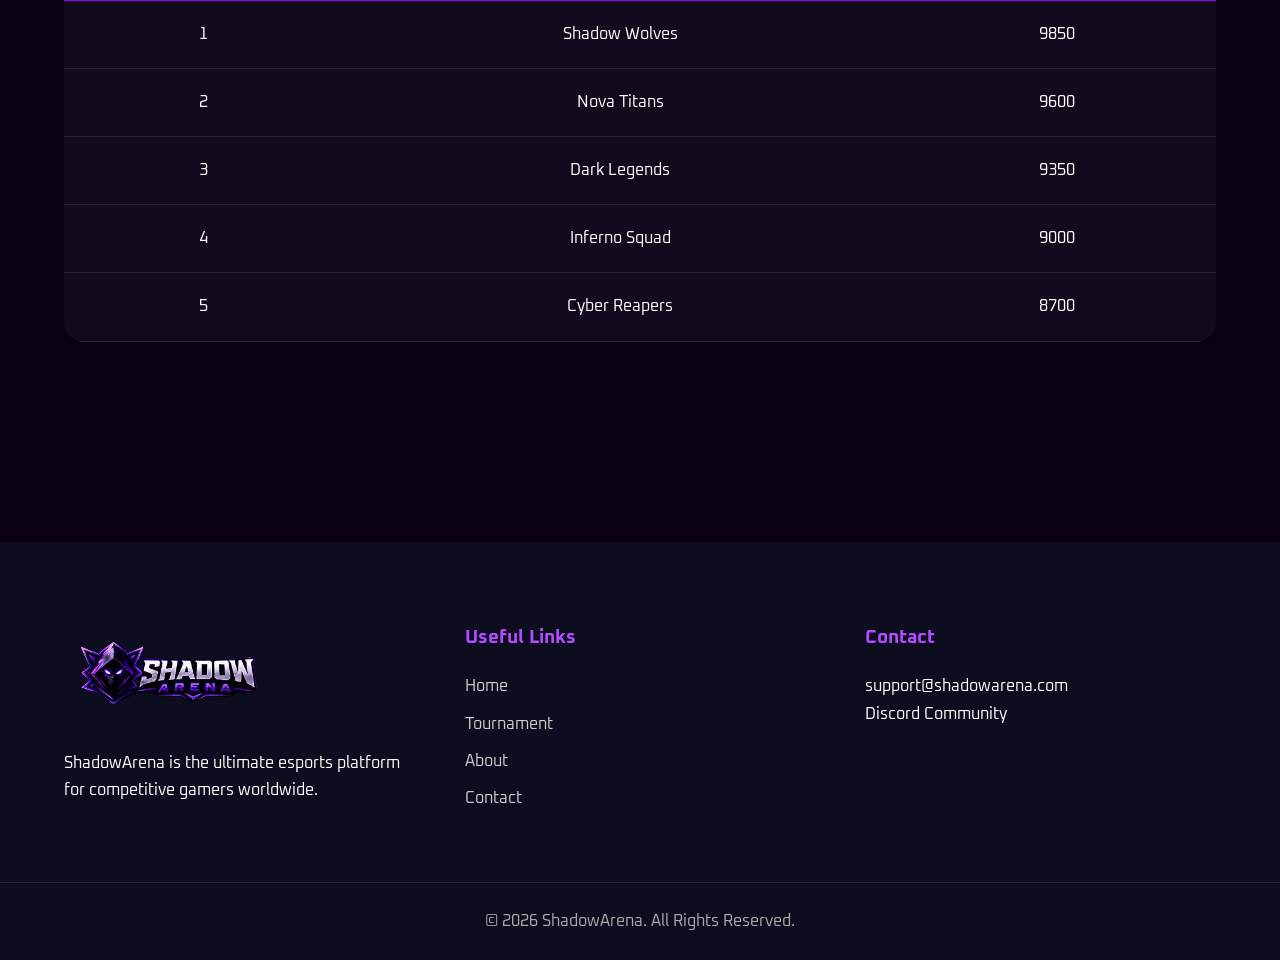
<file: assets/HTML/tournament.html>
<!DOCTYPE html>
<html lang="en">

<head>

    <meta charset="UTF-8">
    <meta name="viewport" content="width=device-width, initial-scale=1.0">

    <title>Tournaments | ShadowArena</title>

    <link rel="preconnect" href="https://fonts.googleapis.com">
    <link rel="preconnect" href="https://fonts.gstatic.com" crossorigin>

    <link href="https://fonts.googleapis.com/css2?family=Oxanium:wght@300;400;500;600;700&display=swap"
        rel="stylesheet">

    <link rel="stylesheet" href="../css/tournament.css">

    <link rel="stylesheet" href="https://cdnjs.cloudflare.com/ajax/libs/font-awesome/6.5.1/css/all.min.css">

    <link rel="shortcut icon" href="../../favicon.png" type="image/svg+xml">

</head>

<body>

    <!-- HEADER -->

    <header>

        <div class="container nav-container">

            <a href="../../index.html" class="logo">
                <img src="../images/logo.png">
            </a>

            <ul class="navbar">

                <li><a href="../../index.html">Home</a></li>

                <li><a class="active" href="tournament.html">Tournament</a></li>

                <li><a href="about.html">About</a></li>

                <li><a href="contact.html">Contact</a></li>

            </ul>

            <a href="#" class="btn">
                Join Our Team
            </a>

        </div>

    </header>


    <!-- HERO -->

    <section class="hero">

        <div class="container">

            <p class="subtitle">
                UPCOMING EVENTS
            </p>

            <h1>
                Battle For Glory In
                <span>ShadowArena</span>
            </h1>

            <p class="hero-text">

                Compete with elite players and conquer epic tournaments for fame and rewards.

            </p>

        </div>

    </section>



    <!-- TOURNAMENT CARDS -->

    <section class="tournaments">

        <div class="container">

            <div class="tournament-grid">


                <div class="tournament-card">

                    <img src="../images/tournament1.png">

                    <div class="card-content">

                        <h2>BGMI CHAMPIONSHIP</h2>

                        <p>Prize Pool : ₹25,00,000</p>

                        <p>Date : 15 July 2026</p>

                        <p>Teams : 64</p>

                        <a href="../HTML/register.html" class="btn">
                            Register
                        </a>

                    </div>

                </div>



                <div class="tournament-card">

                    <img src="../images/tournamnet2.png">

                    <div class="card-content">

                        <h2>VALORANT WORLD CUP</h2>

                        <p>Prize Pool : ₹1,00,000</p>

                        <p>Date : 20 August 2026</p>

                        <p>Teams : 32</p>

                        <a href="../HTML/register.html" class="btn">
                            Register
                        </a>

                    </div>

                </div>



                <div class="tournament-card">

                    <img src="../images/tournament3.png">

                    <div class="card-content">

                        <h2>CALL OF DUTY LEAGUE</h2>

                        <p>Prize Pool : ₹75,000</p>

                        <p>Date : 10 September 2026</p>

                        <p>Teams : 48</p>

                        <a href="../HTML/register.html" class="btn">
                            Register
                        </a>

                    </div>

                </div>


            </div>

        </div>

    </section>



    <!-- LEADERBOARD -->

    <section class="leaderboard">

        <div class="container">

            <h1>
                Top Teams
            </h1>

            <table>

                <tr>

                    <th>Rank</th>

                    <th>Team</th>

                    <th>Points</th>

                </tr>

                <tr>

                    <td>1</td>

                    <td>Shadow Wolves</td>

                    <td>9850</td>

                </tr>

                <tr>

                    <td>2</td>

                    <td>Nova Titans</td>

                    <td>9600</td>

                </tr>

                <tr>

                    <td>3</td>

                    <td>Dark Legends</td>

                    <td>9350</td>

                </tr>

                <tr>

                    <td>4</td>

                    <td>Inferno Squad</td>

                    <td>9000</td>

                </tr>

                <tr>

                    <td>5</td>

                    <td>Cyber Reapers</td>

                    <td>8700</td>

                </tr>

            </table>

        </div>

    </section>



    <!-- FOOTER -->

    <footer>

        <div class="container footer-grid">

            <div>

                <img src="../images/logo.png" class="footer-logo">

                <p>

                    ShadowArena is the ultimate esports platform for competitive gamers worldwide.

                </p>

            </div>


            <div>

                <h3>
                    Useful Links
                </h3>

                <ul>

                    <li><a href="../../index.html">Home</a></li>

                    <li><a href="tournament.html">Tournament</a></li>

                    <li><a href="about.html">About</a></li>

                    <li><a href="contact.html">Contact</a></li>

                </ul>

            </div>


            <div>

                <h3>
                    Contact
                </h3>

                <p>support@shadowarena.com</p>

                <p>Discord Community</p>

            </div>

        </div>

        <div class="copyright">

            © 2026 ShadowArena. All Rights Reserved.

        </div>

    </footer>

</body>

</html>
</file>
<file: assets/css/about.css>
*{
margin:0;
padding:0;
box-sizing:border-box;
font-family:'Oxanium',sans-serif;
}

body{
background:#090014;
color:white;
line-height:1.7;
overflow-x:hidden;
}

.container{
width:90%;
max-width:1200px;
margin:auto;
}

/* HEADER */

header{
position:fixed;
top:0;
left:0;
width:100%;
background:rgba(10,10,25,.7);
backdrop-filter:blur(20px);
border-bottom:1px solid rgba(255,255,255,.1);
z-index:1000;
}

.nav-container{
height:90px;
display:flex;
align-items:center;
justify-content:space-between;
}

.logo img{
width:180px;
}

.navbar{
display:flex;
gap:40px;
list-style:none;
}

.navbar a{
text-decoration:none;
color:white;
transition:.3s;
}

.navbar a:hover,
.navbar .active{
color:#b24dff;
text-shadow:0 0 15px #b24dff;
}

.btn{
padding:15px 35px;
background:linear-gradient(90deg,#9d00ff,#00d9ff);
border-radius:10px;
text-decoration:none;
color:white;
font-weight:600;
transition:.4s;
display:inline-block;
}

.btn:hover{
transform:translateY(-5px);
box-shadow:0 0 30px #9d00ff;
}

/* HERO */

.hero{
padding-top:180px;
padding-bottom:100px;
text-align:center;
}

.subtitle{
letter-spacing:4px;
color:#b24dff;
margin-bottom:20px;
}

.hero h1{
font-size:70px;
margin-bottom:20px;
}

.hero span{
color:#b24dff;
}

.hero-text{
max-width:700px;
margin:auto;
color:#ccc;
}

/* STORY */

.story{
padding:100px 0;
}

.story-content{
display:grid;
grid-template-columns:1fr 1fr;
gap:60px;
align-items:center;
}

.story-content h2{
font-size:50px;
margin-bottom:20px;
color:#b24dff;
}

.story-content p{
color:#ccc;
margin-bottom:20px;
}

.story-content img{
width:100%;
border-radius:20px;
border:1px solid rgba(255,255,255,.1);
}

/* STATS */

.stats{
padding:100px 0;
}

.stats-grid{
display:grid;
grid-template-columns:repeat(auto-fit,minmax(250px,1fr));
gap:30px;
}

.stat-card{
padding:50px;
text-align:center;
background:rgba(255,255,255,.04);
backdrop-filter:blur(20px);
border:1px solid rgba(255,255,255,.1);
border-radius:20px;
transition:.4s;
}

.stat-card:hover{
transform:translateY(-10px);
box-shadow:0 0 35px #9d00ff;
}

.stat-card h1{
font-size:55px;
color:#b24dff;
}

/* FEATURES */

.features{
padding:100px 0;
}

.features h1{
font-size:50px;
text-align:center;
margin-bottom:60px;
color:#b24dff;
}

.feature-grid{
display:grid;
grid-template-columns:repeat(auto-fit,minmax(250px,1fr));
gap:30px;
}

.feature-card{
padding:50px 30px;
text-align:center;
background:rgba(255,255,255,.04);
backdrop-filter:blur(20px);
border:1px solid rgba(255,255,255,.1);
border-radius:20px;
transition:.4s;
}

.feature-card:hover{
transform:translateY(-10px);
box-shadow:0 0 35px #9d00ff;
}

.feature-card i{
font-size:50px;
color:#b24dff;
margin-bottom:25px;
}

.feature-card h2{
font-size:25px;
}

/* FOOTER */

footer{
margin-top:100px;
background:#0d0d20;
padding-top:80px;
}

.footer-grid{
display:grid;
grid-template-columns:repeat(auto-fit,minmax(250px,1fr));
gap:50px;
padding-bottom:60px;
}

.footer-logo{
width:200px;
margin-bottom:20px;
}

footer h3{
color:#b24dff;
margin-bottom:20px;
}

footer ul{
list-style:none;
}

footer li{
margin-bottom:10px;
}

footer a{
color:#ccc;
text-decoration:none;
transition:.3s;
}

footer a:hover{
color:#b24dff;
}

.copyright{
text-align:center;
padding:25px;
border-top:1px solid rgba(255,255,255,.1);
color:#aaa;
}

/* TABLET */

@media(max-width:991px){

.hero h1{
font-size:55px;
}

.story-content{
grid-template-columns:1fr;
}

.btn{
display:none;
}

}

/* MOBILE */

@media(max-width:768px){

.nav-container{
flex-direction:column;
height:auto;
padding:20px 0;
}

.navbar{
flex-wrap:wrap;
justify-content:center;
gap:15px;
margin-top:20px;
}

.hero{
padding-top:220px;
}

.hero h1{
font-size:42px;
}

.features h1,
.story-content h2{
font-size:40px;
}

}

@media(max-width:500px){

.hero h1{
font-size:34px;
}

.stat-card h1{
font-size:40px;
}

.feature-card h2{
font-size:20px;
}

}
</file>
<file: assets/css/gallery.css>
*{
margin:0;
padding:0;
box-sizing:border-box;
font-family:'Oxanium',sans-serif;
}

body{
background:#090014;
color:white;
overflow-x:hidden;
line-height:1.7;
}

.container{
width:90%;
max-width:1200px;
margin:auto;
}

/* HEADER */

header{
position:fixed;
top:0;
left:0;
width:100%;
background:rgba(10,10,25,.7);
backdrop-filter:blur(20px);
border-bottom:1px solid rgba(255,255,255,.1);
z-index:1000;
}

.nav-container{
height:90px;
display:flex;
justify-content:space-between;
align-items:center;
}

.logo img{
width:180px;
}

.navbar{
display:flex;
gap:40px;
list-style:none;
}

.navbar a{
text-decoration:none;
color:white;
transition:.3s;
}

.navbar a:hover,
.navbar .active{
color:#b24dff;
text-shadow:0 0 15px #b24dff;
}

.btn{
padding:15px 35px;
background:linear-gradient(90deg,#9d00ff,#00d9ff);
border-radius:10px;
color:white;
text-decoration:none;
font-weight:600;
transition:.4s;
}

.btn:hover{
transform:translateY(-5px);
box-shadow:0 0 30px #9d00ff;
}

/* HERO */

.hero{
padding-top:180px;
padding-bottom:100px;
text-align:center;
}

.subtitle{
color:#b24dff;
letter-spacing:4px;
margin-bottom:20px;
}

.hero h1{
font-size:70px;
margin-bottom:20px;
}

.hero span{
color:#b24dff;
}

.hero-text{
max-width:700px;
margin:auto;
color:#ccc;
}

/* GALLERY */

.gallery{
padding:100px 0;
}

.gallery-grid{
display:grid;
grid-template-columns:repeat(auto-fit,minmax(300px,1fr));
gap:30px;
}

.gallery-card{
overflow:hidden;
border-radius:20px;
background:rgba(255,255,255,.04);
backdrop-filter:blur(20px);
border:1px solid rgba(255,255,255,.1);
transition:.5s;
cursor:pointer;
}

.gallery-card:hover{
transform:translateY(-10px);
box-shadow:0 0 35px #9d00ff;
}

.gallery-card img{
width:100%;
height:280px;
object-fit:cover;
transition:.6s;
}

.gallery-card:hover img{
transform:scale(1.1);
}

/* FOOTER */

footer{
margin-top:100px;
background:#0d0d20;
padding-top:80px;
}

.footer-grid{
display:grid;
grid-template-columns:repeat(auto-fit,minmax(250px,1fr));
gap:50px;
padding-bottom:60px;
}

.footer-logo{
width:200px;
margin-bottom:20px;
}

footer h3{
margin-bottom:20px;
color:#b24dff;
}

footer ul{
list-style:none;
}

footer li{
margin-bottom:10px;
}

footer a{
color:#ccc;
text-decoration:none;
transition:.3s;
}

footer a:hover{
color:#b24dff;
}

.copyright{
text-align:center;
padding:25px;
border-top:1px solid rgba(255,255,255,.1);
color:#aaa;
}

/* TABLET */

@media(max-width:991px){

.hero h1{
font-size:55px;
}

.btn{
display:none;
}

}

/* MOBILE */

@media(max-width:768px){

.nav-container{
flex-direction:column;
height:auto;
padding:20px 0;
}

.navbar{
margin-top:20px;
flex-wrap:wrap;
justify-content:center;
gap:15px;
}

.hero{
padding-top:220px;
}

.hero h1{
font-size:42px;
}

.gallery-grid{
grid-template-columns:1fr;
}

.gallery-card img{
height:240px;
}

}

@media(max-width:500px){

.hero h1{
font-size:34px;
}

.gallery-card img{
height:200px;
}

}
</file>
<file: assets/css/help.css>
*{
margin:0;
padding:0;
box-sizing:border-box;
font-family:'Oxanium',sans-serif;
}

body{
background:#090014;
color:#fff;
line-height:1.7;
overflow-x:hidden;
}

.container{
width:90%;
max-width:1200px;
margin:auto;
}

/* HEADER */

header{
position:fixed;
top:0;
left:0;
width:100%;
background:rgba(10,10,25,.7);
backdrop-filter:blur(20px);
border-bottom:1px solid rgba(255,255,255,.1);
z-index:1000;
}

.nav-container{
height:90px;
display:flex;
align-items:center;
justify-content:space-between;
}

.logo img{
width:180px;
}

.navbar{
display:flex;
gap:40px;
list-style:none;
}

.navbar a{
text-decoration:none;
color:white;
transition:.3s;
}

.navbar a:hover,
.navbar .active{
color:#b24dff;
text-shadow:0 0 15px #b24dff;
}

/* HERO */

.hero{
padding-top:180px;
padding-bottom:100px;
text-align:center;
}

.subtitle{
color:#b24dff;
letter-spacing:4px;
margin-bottom:20px;
}

.hero h1{
font-size:70px;
margin-bottom:20px;
}

.hero span{
color:#b24dff;
}

.hero-text{
max-width:700px;
margin:auto;
color:#ccc;
}

/* SUPPORT */

.support{
padding:100px 0;
}

.support-grid{
display:grid;
grid-template-columns:repeat(auto-fit,minmax(250px,1fr));
gap:40px;
}

.card{
background:rgba(255,255,255,.04);
backdrop-filter:blur(20px);
border:1px solid rgba(255,255,255,.1);
padding:40px 30px;
text-align:center;
border-radius:20px;
transition:.4s;
}

.card:hover{
transform:translateY(-10px);
box-shadow:0 0 35px #9d00ff;
}

.card i{
font-size:45px;
color:#b24dff;
margin-bottom:25px;
}

.card h2{
margin-bottom:15px;
}

.card p{
color:#ccc;
}

/* FAQ */

.faq{
padding:100px 0;
}

.faq h1{
text-align:center;
font-size:50px;
color:#b24dff;
margin-bottom:50px;
}

.faq-box{
background:rgba(255,255,255,.04);
backdrop-filter:blur(20px);
border:1px solid rgba(255,255,255,.1);
padding:30px;
border-radius:20px;
margin-bottom:25px;
transition:.4s;
}

.faq-box:hover{
box-shadow:0 0 30px #9d00ff;
}

.faq-box h3{
margin-bottom:15px;
}

.faq-box p{
color:#ccc;
}

/* CONTACT HELP */

.contact-help{
padding:100px 0;
text-align:center;
}

.contact-help h1{
font-size:55px;
color:#b24dff;
margin-bottom:20px;
}

.contact-help p{
color:#ccc;
margin-bottom:40px;
}

.btn{
display:inline-block;
padding:15px 40px;
background:linear-gradient(90deg,#9d00ff,#00d9ff);
border-radius:10px;
text-decoration:none;
color:white;
font-weight:600;
transition:.4s;
}

.btn:hover{
transform:translateY(-5px);
box-shadow:0 0 30px #9d00ff;
}

/* FOOTER */

footer{
margin-top:100px;
background:#0d0d20;
}

.copyright{
text-align:center;
padding:30px;
color:#aaa;
border-top:1px solid rgba(255,255,255,.1);
}

/* TABLET */

@media(max-width:991px){

.hero h1{
font-size:55px;
}

.navbar{
gap:20px;
}

}

/* MOBILE */

@media(max-width:768px){

.nav-container{
flex-direction:column;
height:auto;
padding:20px 0;
}

.navbar{
margin-top:20px;
gap:15px;
flex-wrap:wrap;
justify-content:center;
}

.hero{
padding-top:220px;
}

.hero h1{
font-size:42px;
}

.contact-help h1{
font-size:40px;
}

}

@media(max-width:500px){

.hero h1{
font-size:34px;
}

.faq h1{
font-size:35px;
}

.contact-help h1{
font-size:30px;
}

}
</file>
<file: assets/css/privacy.css>
*{
margin:0;
padding:0;
box-sizing:border-box;
font-family:'Oxanium',sans-serif;
}

body{
background:#090014;
color:white;
line-height:1.7;
}

.container{
width:90%;
max-width:1200px;
margin:auto;
}

/* HEADER */

header{
position:fixed;
top:0;
left:0;
width:100%;
background:rgba(10,10,25,.7);
backdrop-filter:blur(20px);
border-bottom:1px solid rgba(255,255,255,.1);
z-index:1000;
}

.nav-container{
height:90px;
display:flex;
justify-content:space-between;
align-items:center;
}

.logo img{
width:180px;
}

.navbar{
display:flex;
gap:40px;
list-style:none;
}

.navbar a{
text-decoration:none;
color:white;
transition:.3s;
}

.navbar a:hover,
.navbar .active{
color:#b24dff;
text-shadow:0 0 15px #b24dff;
}

/* HERO */

.hero{
padding-top:180px;
padding-bottom:100px;
text-align:center;
}

.subtitle{
letter-spacing:4px;
color:#b24dff;
margin-bottom:20px;
}

.hero h1{
font-size:70px;
margin-bottom:20px;
}

.hero span{
color:#b24dff;
}

.hero-text{
max-width:700px;
margin:auto;
color:#ccc;
}

/* POLICY */

.policy{
padding:100px 0;
}

.policy-box{
background:rgba(255,255,255,.04);
backdrop-filter:blur(20px);
border:1px solid rgba(255,255,255,.1);
padding:40px;
border-radius:20px;
margin-bottom:30px;
transition:.4s;
}

.policy-box:hover{
box-shadow:0 0 35px #9d00ff;
}

.policy-box h2{
color:#b24dff;
margin-bottom:20px;
}

.policy-box p{
color:#ccc;
}

/* FOOTER */

footer{
margin-top:100px;
background:#0d0d20;
}

.copyright{
text-align:center;
padding:30px;
color:#aaa;
border-top:1px solid rgba(255,255,255,.1);
}

/* RESPONSIVE */

@media(max-width:768px){

.nav-container{
flex-direction:column;
height:auto;
padding:20px 0;
}

.navbar{
flex-wrap:wrap;
justify-content:center;
gap:15px;
margin-top:20px;
}

.hero{
padding-top:220px;
}

.hero h1{
font-size:42px;
}

}

@media(max-width:500px){

.hero h1{
font-size:34px;
}

.policy-box{
padding:30px;
}

}
</file>
<file: assets/css/register.css>
/*=========================
    GOOGLE FONT
==========================*/

@import url('https://fonts.googleapis.com/css2?family=Oxanium:wght@300;400;500;600;700;800&display=swap');

/*=========================
        RESET
==========================*/

*{
margin:0;
padding:0;
box-sizing:border-box;
}

html{
scroll-behavior:smooth;
}

body{
font-family:'Oxanium',sans-serif;
background:#090014 url("../images/body-bg.jpg");
background-size:cover;
background-attachment:fixed;
color:#fff;
overflow-x:hidden;
}

a{
text-decoration:none;
color:inherit;
}

img{
max-width:100%;
display:block;
}

.container{
width:min(1200px,90%);
margin:auto;
}

/*=========================
        HEADER
==========================*/

.header{
position:sticky;
top:0;
left:0;
width:100%;
background:#110a28;
border-bottom:1px solid rgba(255,255,255,.08);
z-index:999;
}

.header .container{
display:flex;
justify-content:space-between;
align-items:center;
padding:20px 0;
}

.logo img{
width:180px;
}

.navbar ul{
display:flex;
gap:40px;
list-style:none;
}

.navbar a{
font-size:17px;
font-weight:600;
transition:.3s;
}

.navbar a:hover,
.navbar .active{
color:#b64cff;
}

.join-btn{
padding:14px 35px;
background:linear-gradient(90deg,#b400ff,#00d5ff);
border-radius:10px;
font-weight:700;
transition:.4s;
}

.join-btn:hover{
transform:translateY(-4px);
box-shadow:0 0 25px #9b00ff;
}

/*=========================
          HERO
==========================*/

.hero{
padding:120px 0 70px;
text-align:center;
}

.subtitle{
letter-spacing:5px;
color:#b64cff;
font-size:15px;
margin-bottom:20px;
}

.hero h1{
font-size:60px;
margin-bottom:20px;
}

.hero span{
color:#b64cff;
}

.hero p{
max-width:700px;
margin:auto;
font-size:18px;
line-height:1.8;
color:#d5d5d5;
}

/*=========================
        REGISTER
==========================*/

.register{
padding-bottom:100px;
}

.form-card{

background:rgba(255,255,255,.05);

backdrop-filter:blur(15px);

border:1px solid rgba(255,255,255,.08);

border-radius:20px;

padding:50px;

box-shadow:0 0 35px rgba(155,0,255,.25);

}

.form-card h2{

font-size:40px;

margin-bottom:40px;

text-align:center;

}

.form-card h3{

margin:40px 0 25px;

color:#b64cff;

font-size:28px;

}

.input-group{

display:grid;

grid-template-columns:repeat(2,1fr);

gap:25px;

margin-bottom:25px;

}

.input-box{

display:flex;

flex-direction:column;

}

.input-box.full{

margin-top:25px;

}

label{

margin-bottom:10px;

font-weight:600;

}

input,
select,
textarea{

padding:16px;

background:#17112f;

border:2px solid transparent;

border-radius:10px;

color:#fff;

font-size:16px;

outline:none;

transition:.3s;

}

textarea{

resize:none;

}

input:focus,
select:focus,
textarea:focus{

border-color:#b64cff;

box-shadow:0 0 15px rgba(180,0,255,.5);

}

input::placeholder,
textarea::placeholder{

color:#9f9f9f;

}

hr{

margin:35px 0;

border:none;

border-top:1px solid rgba(255,255,255,.08);

}

.checkbox{

display:flex;

gap:15px;

align-items:flex-start;

margin:30px 0;

}

.checkbox input{

margin-top:4px;

width:18px;

height:18px;

}

.submit-btn{

margin-top:10px;

padding:18px 40px;

background:linear-gradient(90deg,#b400ff,#00d5ff);

border:none;

border-radius:12px;

color:#fff;

font-size:18px;

font-weight:700;

cursor:pointer;

transition:.4s;

display:flex;

align-items:center;

gap:10px;

}

.submit-btn:hover{

transform:translateY(-5px);

box-shadow:0 0 25px #b400ff;

}

/*=========================
        FOOTER
==========================*/

footer{

background:#110a28;

margin-top:100px;

padding-top:70px;

}

.footer-grid{

display:grid;

grid-template-columns:2fr 1fr 1fr;

gap:60px;

padding-bottom:50px;

}

.footer-logo{

width:180px;

margin-bottom:20px;

}

.footer-grid h4{

margin-bottom:20px;

color:#b64cff;

}

.footer-grid a{

display:block;

margin-bottom:12px;

transition:.3s;

}

.footer-grid a:hover{

color:#b64cff;

}

.footer-grid p{

line-height:1.8;

color:#d0d0d0;

}

.copyright{

text-align:center;

padding:20px;

border-top:1px solid rgba(255,255,255,.08);

font-size:15px;

}

/*=========================
      RESPONSIVE
==========================*/

@media(max-width:992px){

.hero h1{
font-size:48px;
}

.input-group{
grid-template-columns:1fr;
}

.footer-grid{
grid-template-columns:1fr;
text-align:center;
}

.footer-logo{
margin:auto auto 20px;
}

.header .container{
flex-direction:column;
gap:25px;
}

.navbar ul{
flex-wrap:wrap;
justify-content:center;
}

}

@media(max-width:768px){

.hero{
padding-top:90px;
}

.hero h1{
font-size:38px;
}

.hero p{
font-size:16px;
}

.form-card{
padding:30px;
}

.form-card h2{
font-size:30px;
}

.form-card h3{
font-size:22px;
}

.submit-btn{
width:100%;
justify-content:center;
}

}

@media(max-width:480px){

.logo img{
width:150px;
}

.navbar ul{
gap:18px;
}

.hero h1{
font-size:32px;
}

.subtitle{
font-size:13px;
letter-spacing:3px;
}

.join-btn{
padding:12px 24px;
font-size:15px;
}

.form-card{
padding:20px;
}

}
</file>
<file: assets/css/team.css>
*{
margin:0;
padding:0;
box-sizing:border-box;
font-family:'Oxanium',sans-serif;
}

body{
background:#090014;
color:white;
line-height:1.7;
overflow-x:hidden;
}

.container{
width:90%;
max-width:1200px;
margin:auto;
}

/* HEADER */

header{
position:fixed;
top:0;
left:0;
width:100%;
background:rgba(10,10,25,.7);
backdrop-filter:blur(20px);
border-bottom:1px solid rgba(255,255,255,.1);
z-index:1000;
}

.nav-container{
height:90px;
display:flex;
align-items:center;
justify-content:space-between;
}

.logo img{
width:180px;
}

.navbar{
display:flex;
gap:40px;
list-style:none;
}

.navbar a{
text-decoration:none;
color:white;
transition:.3s;
}

.navbar a:hover,
.navbar .active{
color:#b24dff;
text-shadow:0 0 15px #b24dff;
}

.btn{
padding:15px 35px;
background:linear-gradient(90deg,#9d00ff,#00d9ff);
border-radius:10px;
text-decoration:none;
color:white;
font-weight:600;
transition:.4s;
display:inline-block;
}

.btn:hover{
transform:translateY(-5px);
box-shadow:0 0 30px #9d00ff;
}

/* HERO */

.hero{
padding-top:180px;
padding-bottom:100px;
text-align:center;
}

.subtitle{
letter-spacing:4px;
color:#b24dff;
margin-bottom:20px;
}

.hero h1{
font-size:70px;
margin-bottom:20px;
}

.hero span{
color:#b24dff;
}

.hero-text{
max-width:700px;
margin:auto;
color:#ccc;
}

/* TEAM */

.team{
padding:100px 0;
}

.team-grid{
display:grid;
grid-template-columns:repeat(auto-fit,minmax(250px,1fr));
gap:40px;
}

.member{
background:rgba(255,255,255,.04);
backdrop-filter:blur(20px);
border:1px solid rgba(255,255,255,.1);
border-radius:20px;
padding:40px 30px;
text-align:center;
transition:.4s;
}

.member:hover{
transform:translateY(-10px);
box-shadow:0 0 35px #9d00ff;
}

.member img{
width:180px;
height:180px;
border-radius:50%;
object-fit:cover;
border:4px solid #9d00ff;
margin-bottom:25px;
}

.member h2{
margin-bottom:10px;
}

.member p{
color:#ccc;
margin-bottom:25px;
}

.socials{
display:flex;
justify-content:center;
gap:20px;
}

.socials i{
width:45px;
height:45px;
display:flex;
align-items:center;
justify-content:center;
background:rgba(255,255,255,.08);
border-radius:50%;
cursor:pointer;
transition:.4s;
}

.socials i:hover{
background:#9d00ff;
transform:translateY(-5px);
}

/* JOIN */

.join{
padding:100px 0;
text-align:center;
}

.join h1{
font-size:55px;
margin-bottom:20px;
color:#b24dff;
}

.join p{
max-width:700px;
margin:auto;
margin-bottom:40px;
color:#ccc;
}

/* FOOTER */

footer{
margin-top:100px;
background:#0d0d20;
padding-top:80px;
}

.footer-grid{
display:grid;
grid-template-columns:repeat(auto-fit,minmax(250px,1fr));
gap:50px;
padding-bottom:60px;
}

.footer-logo{
width:200px;
margin-bottom:20px;
}

footer h3{
margin-bottom:20px;
color:#b24dff;
}

footer ul{
list-style:none;
}

footer li{
margin-bottom:10px;
}

footer a{
color:#ccc;
text-decoration:none;
transition:.3s;
}

footer a:hover{
color:#b24dff;
}

.copyright{
text-align:center;
padding:25px;
border-top:1px solid rgba(255,255,255,.1);
color:#aaa;
}

/* TABLET */

@media(max-width:991px){

.hero h1{
font-size:55px;
}

.navbar{
gap:20px;
}

.btn{
display:none;
}

}

/* MOBILE */

@media(max-width:768px){

.nav-container{
flex-direction:column;
height:auto;
padding:20px 0;
}

.navbar{
flex-wrap:wrap;
justify-content:center;
gap:15px;
margin-top:20px;
}

.hero{
padding-top:220px;
}

.hero h1{
font-size:42px;
}

.join h1{
font-size:40px;
}

}

@media(max-width:500px){

.hero h1{
font-size:34px;
}

.member img{
width:140px;
height:140px;
}

.join h1{
font-size:30px;
}

}
</file>
<file: assets/css/terms.css>
*{
margin:0;
padding:0;
box-sizing:border-box;
font-family:'Oxanium',sans-serif;
}

body{
background:#090014;
color:white;
line-height:1.7;
}

.container{
width:90%;
max-width:1200px;
margin:auto;
}

/* HEADER */

header{
position:fixed;
top:0;
left:0;
width:100%;
background:rgba(10,10,25,.7);
backdrop-filter:blur(20px);
border-bottom:1px solid rgba(255,255,255,.1);
z-index:1000;
}

.nav-container{
height:90px;
display:flex;
justify-content:space-between;
align-items:center;
}

.logo img{
width:180px;
}

.navbar{
display:flex;
gap:40px;
list-style:none;
}

.navbar a{
text-decoration:none;
color:white;
transition:.3s;
}

.navbar a:hover,
.navbar .active{
color:#b24dff;
text-shadow:0 0 15px #b24dff;
}

/* HERO */

.hero{
padding-top:180px;
padding-bottom:100px;
text-align:center;
}

.subtitle{
color:#b24dff;
letter-spacing:4px;
margin-bottom:20px;
}

.hero h1{
font-size:70px;
margin-bottom:20px;
}

.hero span{
color:#b24dff;
}

.hero-text{
max-width:700px;
margin:auto;
color:#ccc;
}

/* TERMS */

.terms{
padding:100px 0;
}

.term-box{
background:rgba(255,255,255,.04);
backdrop-filter:blur(20px);
border:1px solid rgba(255,255,255,.1);
padding:40px;
border-radius:20px;
margin-bottom:30px;
transition:.4s;
}

.term-box:hover{
box-shadow:0 0 35px #9d00ff;
}

.term-box h2{
color:#b24dff;
margin-bottom:20px;
}

.term-box p{
color:#ccc;
}

/* FOOTER */

footer{
margin-top:100px;
background:#0d0d20;
}

.copyright{
text-align:center;
padding:30px;
color:#aaa;
border-top:1px solid rgba(255,255,255,.1);
}

/* RESPONSIVE */

@media(max-width:768px){

.nav-container{
flex-direction:column;
height:auto;
padding:20px 0;
}

.navbar{
flex-wrap:wrap;
justify-content:center;
gap:15px;
margin-top:20px;
}

.hero{
padding-top:220px;
}

.hero h1{
font-size:42px;
}

}

@media(max-width:500px){

.hero h1{
font-size:34px;
}

.term-box{
padding:30px;
}

}
</file>
<file: assets/css/tournament.css>
*{
margin:0;
padding:0;
box-sizing:border-box;
font-family:'Oxanium',sans-serif;
}

body{
background:#090014;
color:#fff;
overflow-x:hidden;
line-height:1.7;
}

.container{
width:90%;
max-width:1200px;
margin:auto;
}

/* HEADER */

header{
position:fixed;
top:0;
left:0;
width:100%;
z-index:1000;
background:rgba(10,10,30,.7);
backdrop-filter:blur(20px);
border-bottom:1px solid rgba(255,255,255,.1);
}

.nav-container{
height:90px;
display:flex;
justify-content:space-between;
align-items:center;
}

.logo img{
width:180px;
}

.navbar{
display:flex;
gap:40px;
list-style:none;
}

.navbar a{
text-decoration:none;
color:white;
transition:.3s;
}

.navbar a:hover,
.navbar .active{
color:#b24dff;
text-shadow:0 0 15px #b24dff;
}

.btn{
padding:15px 35px;
background:linear-gradient(90deg,#9d00ff,#00d9ff);
border:none;
color:white;
font-weight:600;
border-radius:10px;
text-decoration:none;
display:inline-block;
transition:.4s;
}

.btn:hover{
transform:translateY(-5px);
box-shadow:0 0 25px #9d00ff;
}

/* HERO */

.hero{
padding-top:180px;
padding-bottom:100px;
text-align:center;
}

.subtitle{
letter-spacing:4px;
color:#b24dff;
margin-bottom:20px;
}

.hero h1{
font-size:70px;
margin-bottom:20px;
}

.hero span{
color:#b24dff;
}

.hero-text{
max-width:700px;
margin:auto;
color:#ccc;
}

/* TOURNAMENTS */

.tournaments{
padding:100px 0;
}

.tournament-grid{
display:grid;
grid-template-columns:repeat(auto-fit,minmax(350px,1fr));
gap:40px;
}

.tournament-card{
background:rgba(255,255,255,.04);
backdrop-filter:blur(20px);
border:1px solid rgba(255,255,255,.1);
border-radius:20px;
overflow:hidden;
transition:.4s;
}

.tournament-card:hover{
transform:translateY(-10px);
box-shadow:0 0 35px #9d00ff;
}

.tournament-card img{
width:100%;
height:250px;
object-fit:cover;
}

.card-content{
padding:30px;
}

.card-content h2{
margin-bottom:20px;
font-size:28px;
}

.card-content p{
color:#ccc;
margin-bottom:10px;
}

/* LEADERBOARD */

.leaderboard{
padding:100px 0;
}

.leaderboard h1{
text-align:center;
margin-bottom:50px;
font-size:50px;
color:#b24dff;
}

table{
width:100%;
border-collapse:collapse;
background:rgba(255,255,255,.04);
backdrop-filter:blur(15px);
border-radius:20px;
overflow:hidden;
}

th{
background:#9d00ff;
padding:20px;
}

td{
padding:20px;
text-align:center;
border-bottom:1px solid rgba(255,255,255,.1);
}

tr:hover{
background:rgba(255,255,255,.05);
}

/* FOOTER */

footer{
margin-top:100px;
background:#0d0d20;
padding-top:80px;
}

.footer-grid{
display:grid;
grid-template-columns:repeat(auto-fit,minmax(250px,1fr));
gap:50px;
padding-bottom:60px;
}

.footer-logo{
width:200px;
margin-bottom:20px;
}

footer h3{
margin-bottom:20px;
color:#b24dff;
}

footer ul{
list-style:none;
}

footer ul li{
margin-bottom:10px;
}

footer a{
color:#ccc;
text-decoration:none;
transition:.3s;
}

footer a:hover{
color:#b24dff;
}

.copyright{
text-align:center;
padding:25px;
border-top:1px solid rgba(255,255,255,.1);
color:#aaa;
}

/* TABLET */

@media(max-width:991px){

.hero h1{
font-size:55px;
}

.navbar{
gap:20px;
}

.btn{
display:none;
}

}

/* MOBILE */

@media(max-width:768px){

.nav-container{
flex-direction:column;
height:auto;
padding:20px 0;
}

.navbar{
margin-top:20px;
flex-wrap:wrap;
justify-content:center;
}

.hero{
padding-top:220px;
}

.hero h1{
font-size:42px;
}

table{
display:block;
overflow-x:auto;
}

.tournament-grid{
grid-template-columns:1fr;
}

}

@media(max-width:500px){

.hero h1{
font-size:35px;
}

.card-content h2{
font-size:22px;
}

.leaderboard h1{
font-size:35px;
}

}
</file>
